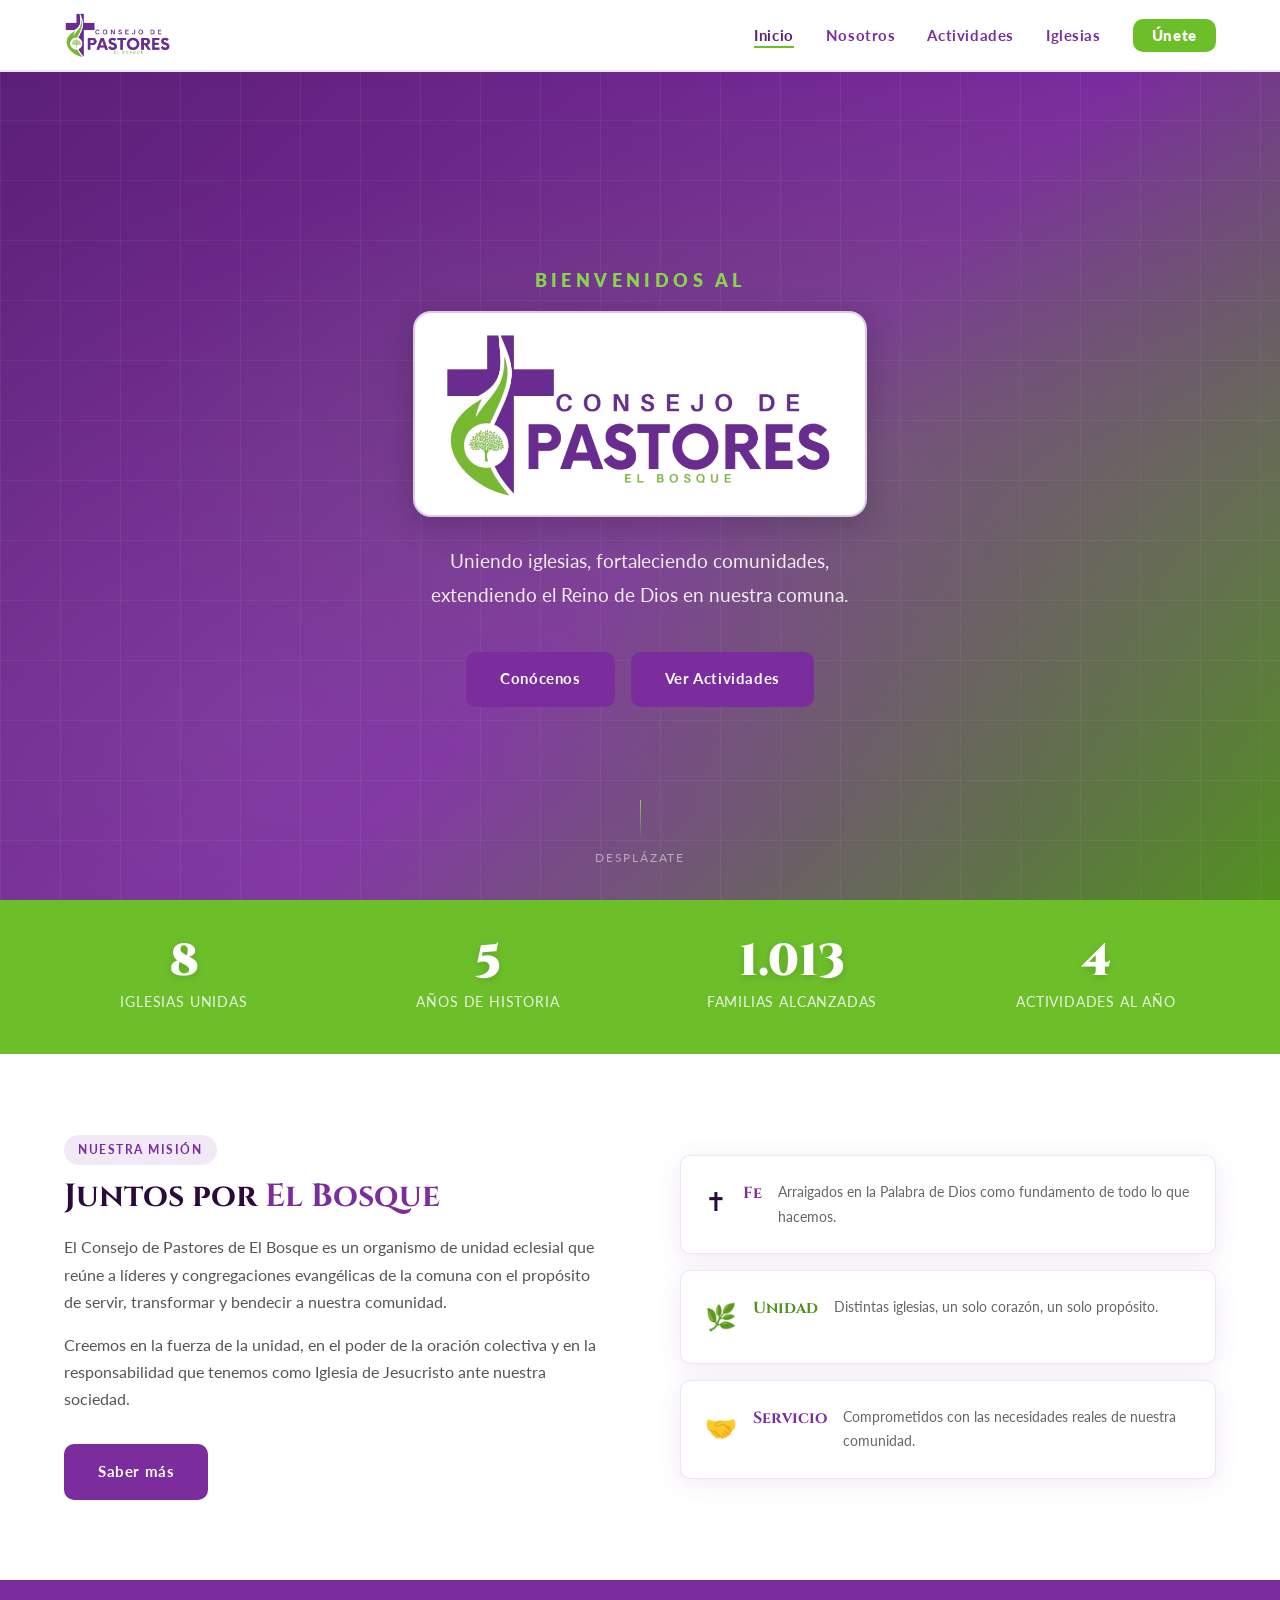
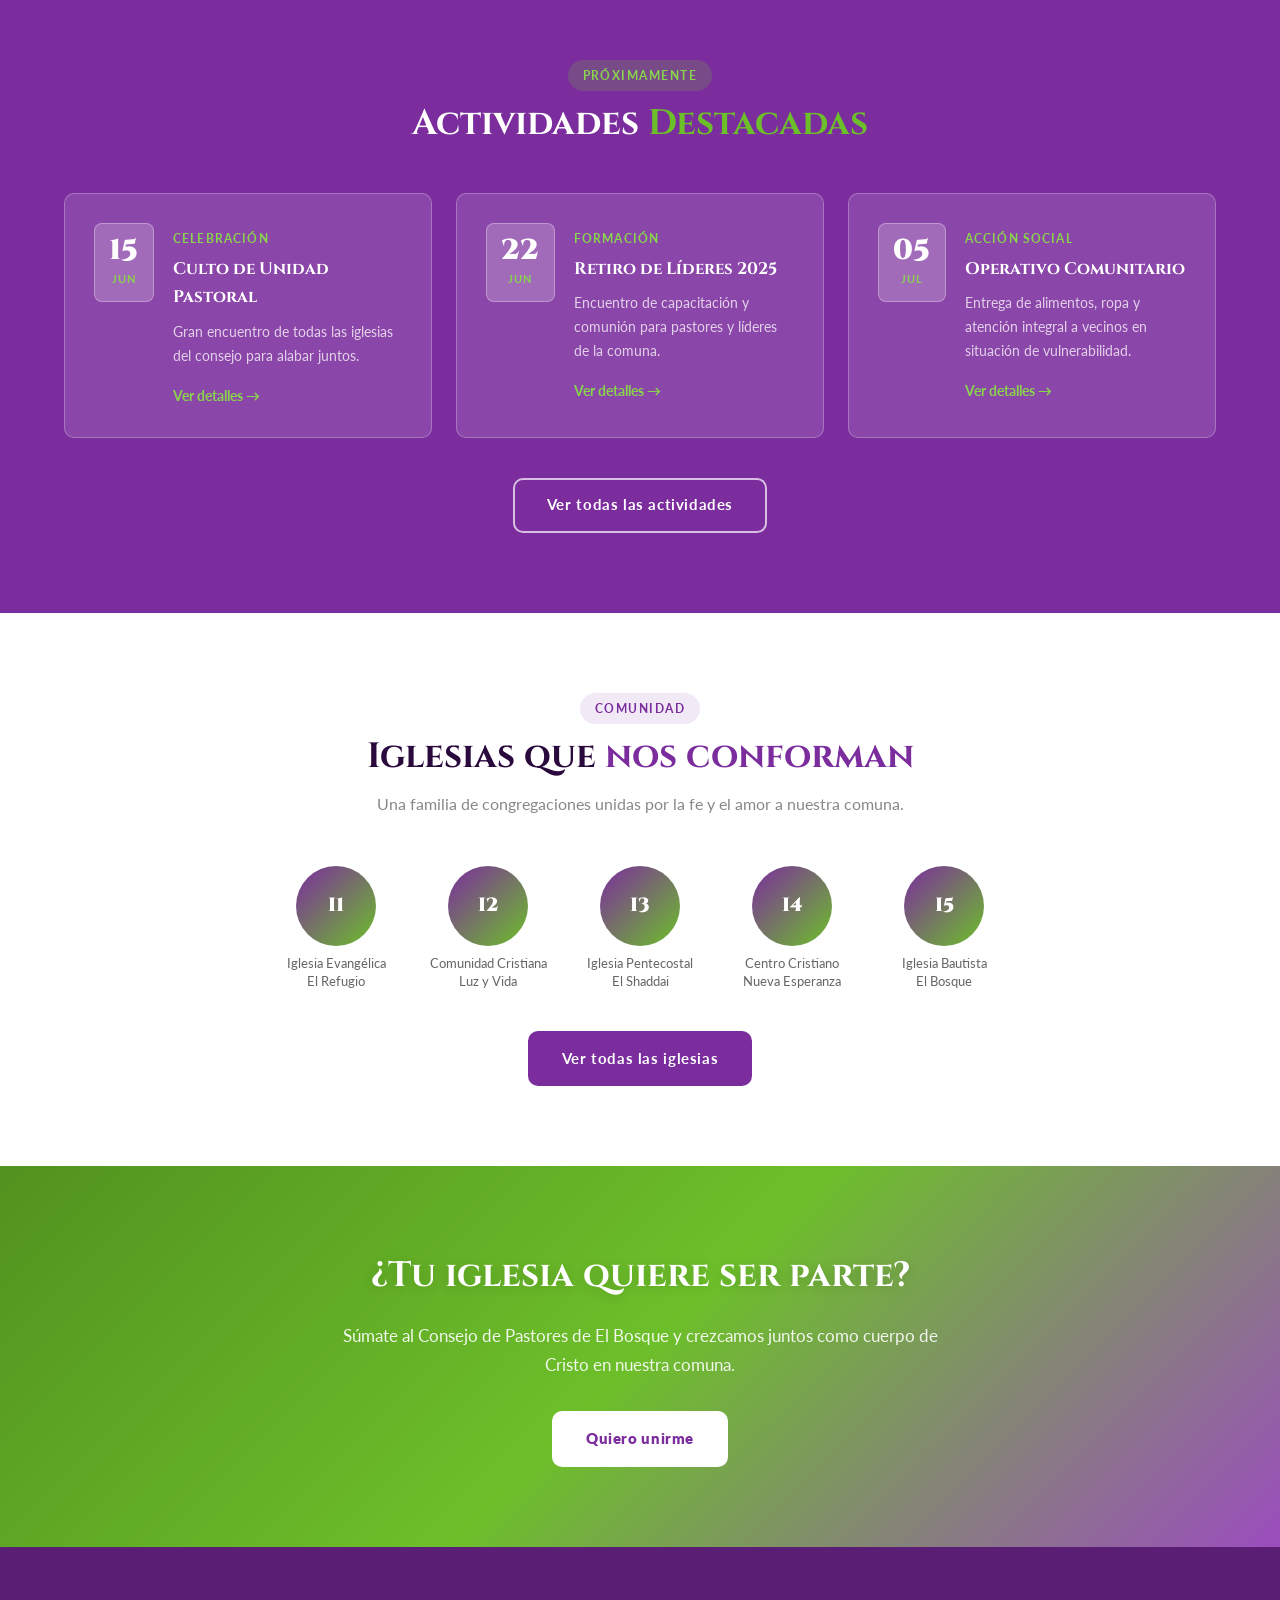
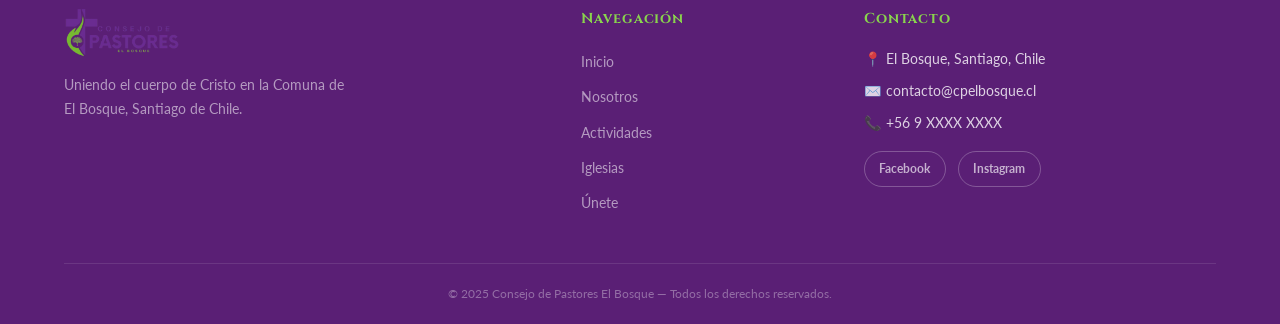
<file: index.html>
<!DOCTYPE html>
<html lang="es">
<head>
  <meta charset="UTF-8" />
  <meta name="viewport" content="width=device-width, initial-scale=1.0"/>
  <title>Consejo de Pastores El Bosque</title>
  <link rel="stylesheet" href="styles.css" />
  <link href="https://fonts.googleapis.com/css2?family=Cinzel:wght@400;700;900&family=Lato:wght@300;400;700&display=swap" rel="stylesheet"/>
</head>
<body>

  <!-- NAVBAR -->
  <nav class="navbar" id="navbar">
    <div class="nav-container">
      <a href="index.html" class="nav-logo">
        <img src="img/logo.png" alt="Consejo de Pastores El Bosque" />
      </a>
      <button class="hamburger" id="hamburger" aria-label="Menú">
        <span></span><span></span><span></span>
      </button>
      <ul class="nav-links" id="nav-links">
        <li><a href="index.html" class="active">Inicio</a></li>
        <li><a href="nosotros.html">Nosotros</a></li>
        <li><a href="actividades.html">Actividades</a></li>
        <li><a href="iglesias.html">Iglesias</a></li>
        <li><a href="unete.html" class="nav-cta">Únete</a></li>
      </ul>
    </div>
  </nav>

  <!-- HERO -->
  <section class="hero">
    <div class="hero-bg"></div>
    <div class="hero-overlay"></div>
    <div class="hero-content">
      <p class="hero-pre animate-up">Bienvenidos al</p>
      <div class="hero-logo-badge animate-up delay-1">
        <img src="img/logo.png" class="hero-title" alt="Consejo de Pastores El Bosque" />
      </div>
      <p class="hero-sub animate-up delay-2">Uniendo iglesias, fortaleciendo comunidades,<br/>extendiendo el Reino de Dios en nuestra comuna.</p>
      <div class="hero-btns animate-up delay-3">
        <a href="nosotros.html" class="btn btn-primary">Conócenos</a>
        <a href="actividades.html" class="btn btn-primary">Ver Actividades</a>
      </div>
    </div>
    <div class="hero-scroll">
      <span></span>
      <p>Desplázate</p>
    </div>
  </section>

  <!-- CIFRAS -->
  <section class="stats">
    <div class="stats-grid">
      <div class="stat-item">
        <span class="stat-number" data-target="25">0</span>
        <p>Iglesias unidas</p>
      </div>
      <div class="stat-item">
        <span class="stat-number" data-target="15">0</span>
        <p>Años de historia</p>
      </div>
      <div class="stat-item">
        <span class="stat-number" data-target="3000">0</span>
        <p>Familias alcanzadas</p>
      </div>
      <div class="stat-item">
        <span class="stat-number" data-target="12">0</span>
        <p>Actividades al año</p>
      </div>
    </div>
  </section>

  <!-- MISIÓN -->
  <section class="mision section-pad">
    <div class="container">
      <div class="mision-grid">
        <div class="mision-text">
          <span class="tag">Nuestra Misión</span>
          <h2>Juntos por <span class="purple">El Bosque</span></h2>
          <p>El Consejo de Pastores de El Bosque es un organismo de unidad eclesial que reúne a líderes y congregaciones evangélicas de la comuna con el propósito de servir, transformar y bendecir a nuestra comunidad.</p>
          <p>Creemos en la fuerza de la unidad, en el poder de la oración colectiva y en la responsabilidad que tenemos como Iglesia de Jesucristo ante nuestra sociedad.</p>
          <a href="nosotros.html" class="btn btn-primary">Saber más</a>
        </div>
        <div class="mision-visual">
          <div class="mision-card card-1">
            <div class="card-icon">✝</div>
            <h3>Fe</h3>
            <p>Arraigados en la Palabra de Dios como fundamento de todo lo que hacemos.</p>
          </div>
          <div class="mision-card card-2">
            <div class="card-icon">🌿</div>
            <h3>Unidad</h3>
            <p>Distintas iglesias, un solo corazón, un solo propósito.</p>
          </div>
          <div class="mision-card card-3">
            <div class="card-icon">🤝</div>
            <h3>Servicio</h3>
            <p>Comprometidos con las necesidades reales de nuestra comunidad.</p>
          </div>
        </div>
      </div>
    </div>
  </section>

  <!-- PRÓXIMAS ACTIVIDADES -->
  <section class="proximas section-pad dark-section">
    <div class="container">
      <div class="section-header">
        <span class="tag">Próximamente</span>
        <h2>Actividades <span class="green">Destacadas</span></h2>
      </div>
      <div class="eventos-grid">
        <article class="evento-card">
          <div class="evento-fecha">
            <span class="dia">15</span>
            <span class="mes">JUN</span>
          </div>
          <div class="evento-info">
            <span class="evento-tipo">Celebración</span>
            <h3>Culto de Unidad Pastoral</h3>
            <p>Gran encuentro de todas las iglesias del consejo para alabar juntos.</p>
            <a href="actividades.html" class="link-arrow">Ver detalles →</a>
          </div>
        </article>
        <article class="evento-card">
          <div class="evento-fecha">
            <span class="dia">22</span>
            <span class="mes">JUN</span>
          </div>
          <div class="evento-info">
            <span class="evento-tipo">Formación</span>
            <h3>Retiro de Líderes 2025</h3>
            <p>Encuentro de capacitación y comunión para pastores y líderes de la comuna.</p>
            <a href="actividades.html" class="link-arrow">Ver detalles →</a>
          </div>
        </article>
        <article class="evento-card">
          <div class="evento-fecha">
            <span class="dia">05</span>
            <span class="mes">JUL</span>
          </div>
          <div class="evento-info">
            <span class="evento-tipo">Acción Social</span>
            <h3>Operativo Comunitario</h3>
            <p>Entrega de alimentos, ropa y atención integral a vecinos en situación de vulnerabilidad.</p>
            <a href="actividades.html" class="link-arrow">Ver detalles →</a>
          </div>
        </article>
      </div>
      <div class="center-btn">
        <a href="actividades.html" class="btn btn-outline-light">Ver todas las actividades</a>
      </div>
    </div>
  </section>

  <!-- IGLESIAS DESTACADAS -->
  <section class="iglesias-preview section-pad">
    <div class="container">
      <div class="section-header">
        <span class="tag">Comunidad</span>
        <h2>Iglesias que <span class="purple">nos conforman</span></h2>
        <p>Una familia de congregaciones unidas por la fe y el amor a nuestra comuna.</p>
      </div>
      <div class="iglesias-logos">
        <div class="iglesia-item">
          <div class="iglesia-circle">I1</div>
          <p>Iglesia Evangélica<br/>El Refugio</p>
        </div>
        <div class="iglesia-item">
          <div class="iglesia-circle">I2</div>
          <p>Comunidad Cristiana<br/>Luz y Vida</p>
        </div>
        <div class="iglesia-item">
          <div class="iglesia-circle">I3</div>
          <p>Iglesia Pentecostal<br/>El Shaddai</p>
        </div>
        <div class="iglesia-item">
          <div class="iglesia-circle">I4</div>
          <p>Centro Cristiano<br/>Nueva Esperanza</p>
        </div>
        <div class="iglesia-item">
          <div class="iglesia-circle">I5</div>
          <p>Iglesia Bautista<br/>El Bosque</p>
        </div>
      </div>
      <div class="center-btn">
        <a href="iglesias.html" class="btn btn-primary">Ver todas las iglesias</a>
      </div>
    </div>
  </section>

  <!-- CTA UNETE -->
  <section class="cta-section">
    <div class="cta-bg"></div>
    <div class="cta-content">
      <h2>¿Tu iglesia quiere ser parte?</h2>
      <p>Súmate al Consejo de Pastores de El Bosque y crezcamos juntos como cuerpo de Cristo en nuestra comuna.</p>
      <a href="unete.html" class="btn btn-white">Quiero unirme</a>
    </div>
  </section>

  <!-- FOOTER -->
  <footer class="footer">
    <div class="container">
      <div class="footer-grid">
        <div class="footer-brand">
          <img src="img/logo.png" alt="Logo" class="footer-logo"/>
          <p>Uniendo el cuerpo de Cristo en la Comuna de El Bosque, Santiago de Chile.</p>
        </div>
        <div class="footer-links">
          <h4>Navegación</h4>
          <ul>
            <li><a href="index.html">Inicio</a></li>
            <li><a href="nosotros.html">Nosotros</a></li>
            <li><a href="actividades.html">Actividades</a></li>
            <li><a href="iglesias.html">Iglesias</a></li>
            <li><a href="unete.html">Únete</a></li>
          </ul>
        </div>
        <div class="footer-contact">
          <h4>Contacto</h4>
          <p>📍 El Bosque, Santiago, Chile</p>
          <p>✉️ contacto@cpelbosque.cl</p>
          <p>📞 +56 9 XXXX XXXX</p>
          <div class="social-links">
            <a href="#" class="social-btn">Facebook</a>
            <a href="#" class="social-btn">Instagram</a>
          </div>
        </div>
      </div>
      <div class="footer-bottom">
        <p>© 2025 Consejo de Pastores El Bosque — Todos los derechos reservados.</p>
      </div>
    </div>
  </footer>

  <script src="main.js"></script>
</body>
</html>
</file>
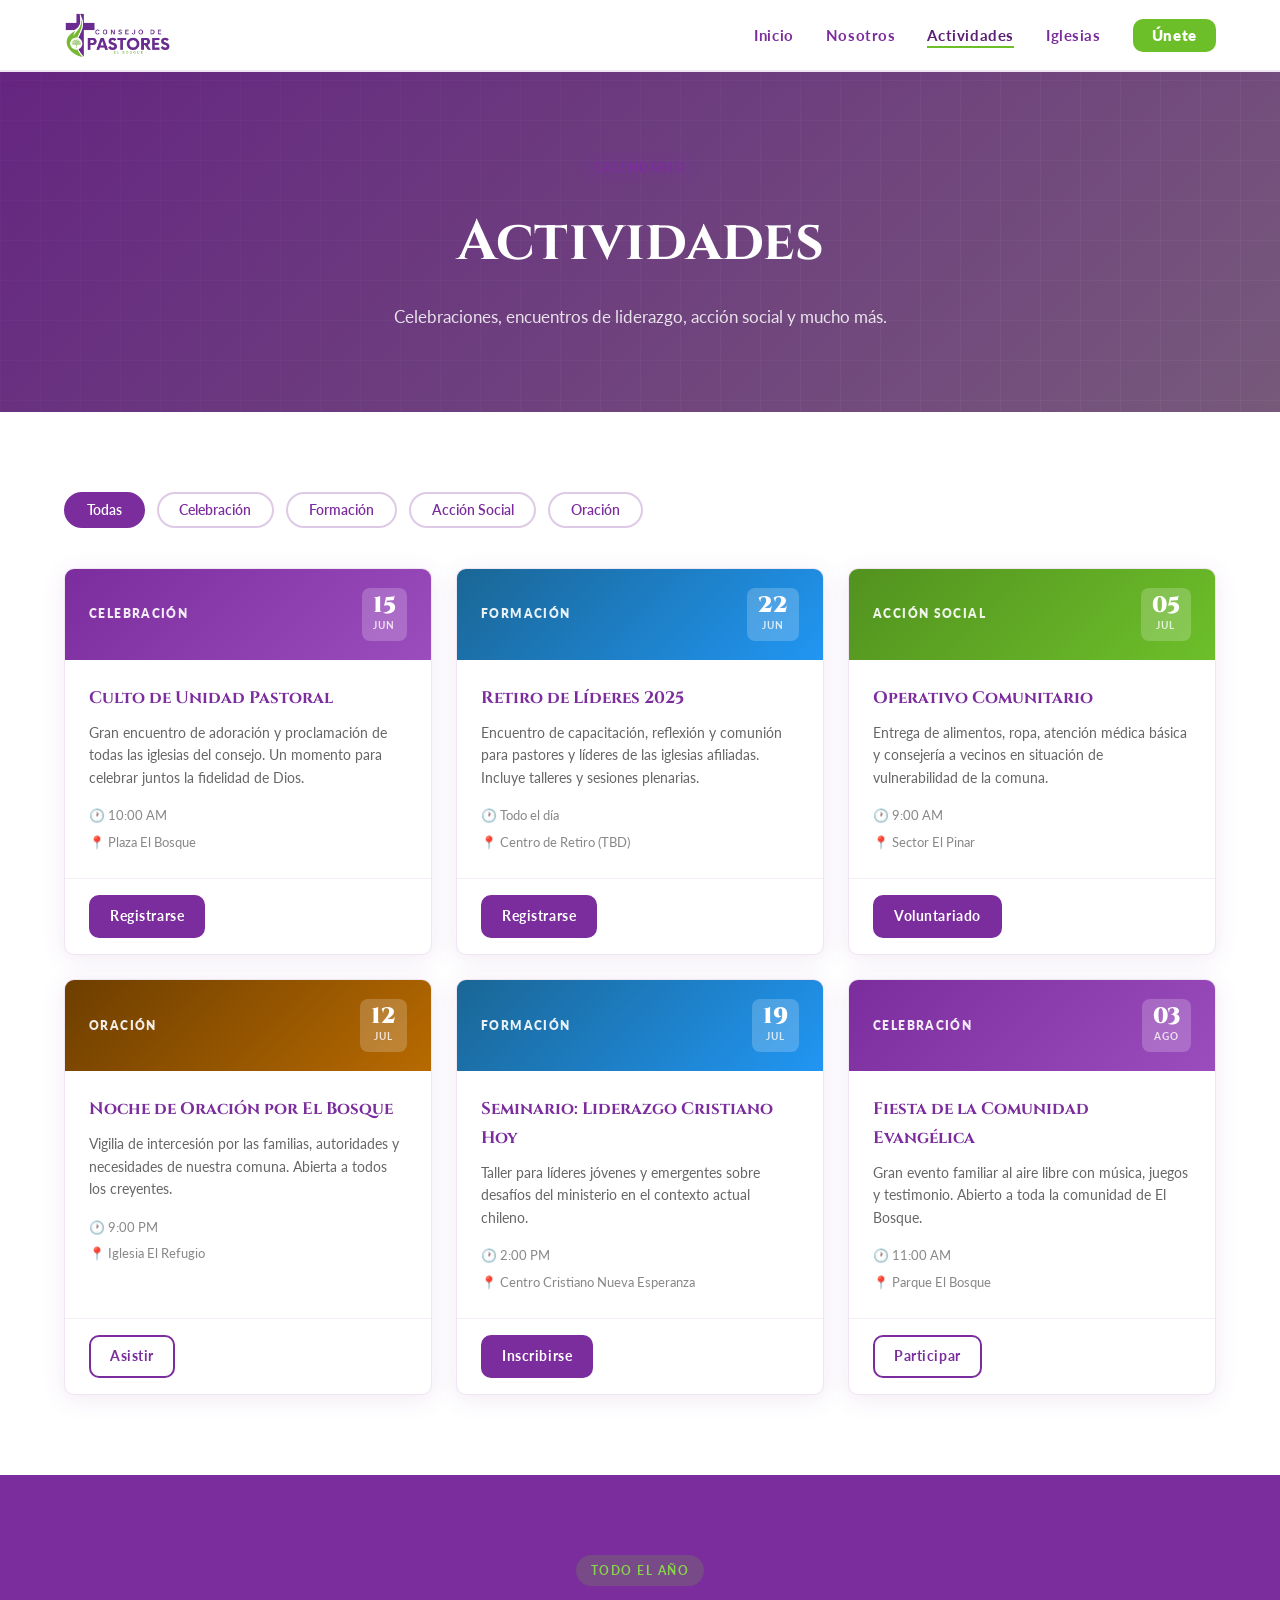
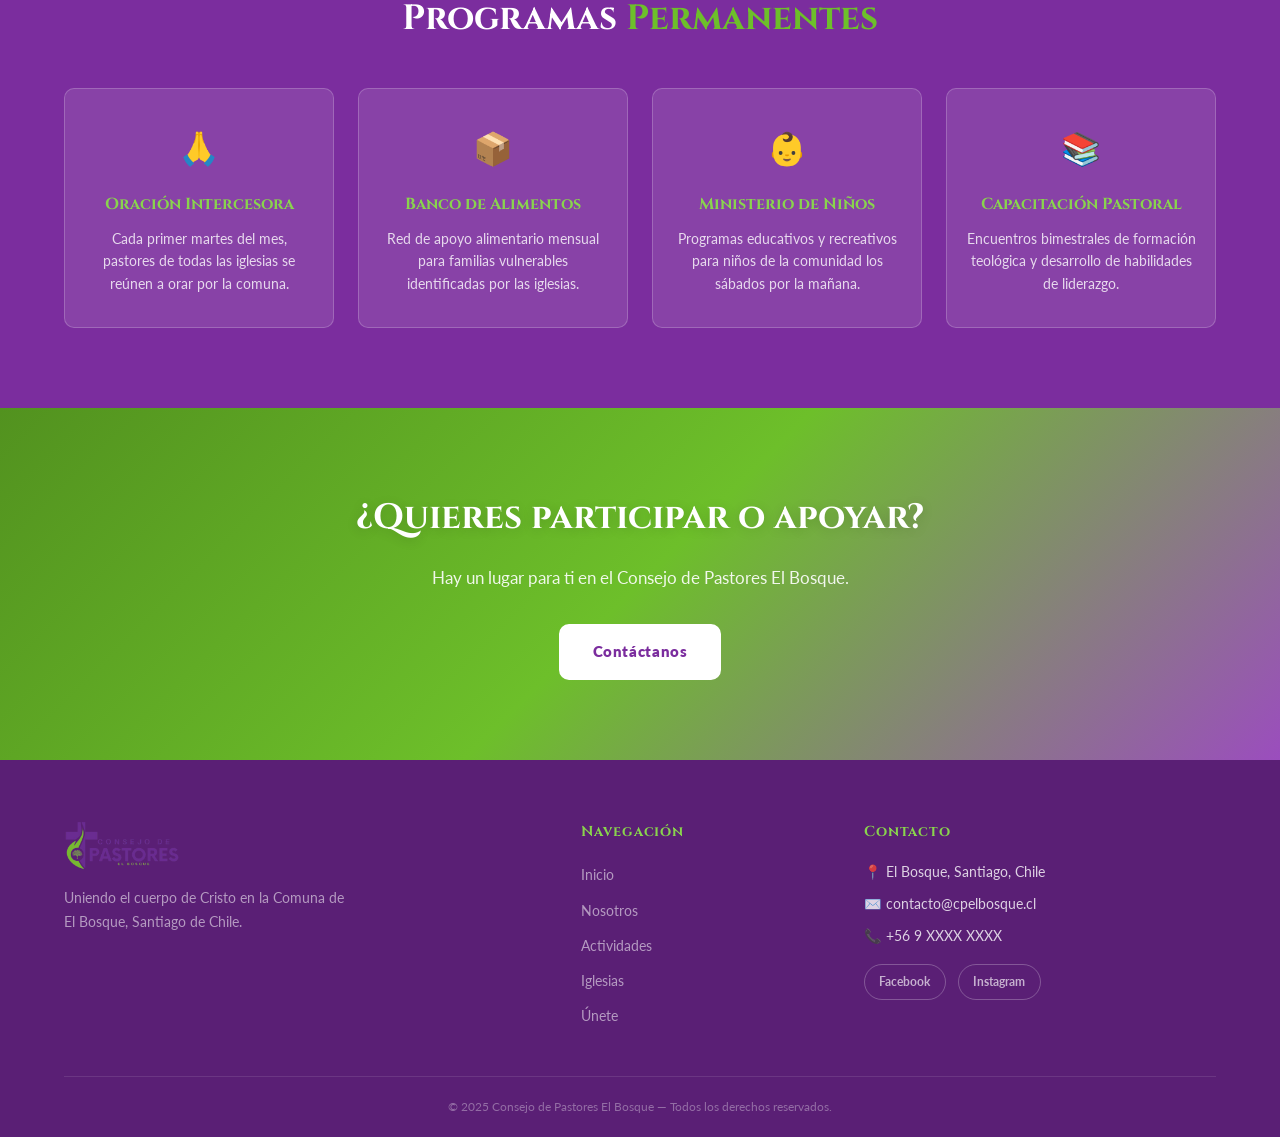
<file: actividades.html>
<!DOCTYPE html>
<html lang="es">
<head>
  <meta charset="UTF-8" />
  <meta name="viewport" content="width=device-width, initial-scale=1.0"/>
  <title>Actividades | Consejo de Pastores El Bosque</title>
  <link rel="stylesheet" href="styles.css" />
  <link href="https://fonts.googleapis.com/css2?family=Cinzel:wght@400;700;900&family=Lato:wght@300;400;700&display=swap" rel="stylesheet"/>
</head>
<body>

  <nav class="navbar" id="navbar">
    <div class="nav-container">
      <a href="index.html" class="nav-logo">
        <img src="img/logo.png" alt="Consejo de Pastores El Bosque" />
      </a>
      <button class="hamburger" id="hamburger" aria-label="Menú">
        <span></span><span></span><span></span>
      </button>
      <ul class="nav-links" id="nav-links">
        <li><a href="index.html">Inicio</a></li>
        <li><a href="nosotros.html">Nosotros</a></li>
        <li><a href="actividades.html" class="active">Actividades</a></li>
        <li><a href="iglesias.html">Iglesias</a></li>
        <li><a href="unete.html" class="nav-cta">Únete</a></li>
      </ul>
    </div>
  </nav>

  <section class="page-hero">
    <div class="page-hero-overlay"></div>
    <div class="page-hero-content">
      <span class="tag">Calendario</span>
      <h1>Actividades</h1>
      <p>Celebraciones, encuentros de liderazgo, acción social y mucho más.</p>
    </div>
  </section>

  <!-- FILTROS -->
  <section class="section-pad">
    <div class="container">
      <div class="filtros">
        <button class="filtro-btn active" data-filter="all">Todas</button>
        <button class="filtro-btn" data-filter="celebracion">Celebración</button>
        <button class="filtro-btn" data-filter="formacion">Formación</button>
        <button class="filtro-btn" data-filter="social">Acción Social</button>
        <button class="filtro-btn" data-filter="oracion">Oración</button>
      </div>

      <div class="actividades-grid" id="actividades-grid">

        <article class="act-card" data-cat="celebracion">
          <div class="act-header celebracion">
            <span class="act-tipo">Celebración</span>
            <div class="act-fecha-badge">
              <span class="dia">15</span>
              <span class="mes">JUN</span>
            </div>
          </div>
          <div class="act-body">
            <h3>Culto de Unidad Pastoral</h3>
            <p>Gran encuentro de adoración y proclamación de todas las iglesias del consejo. Un momento para celebrar juntos la fidelidad de Dios.</p>
            <div class="act-meta">
              <span>🕐 10:00 AM</span>
              <span>📍 Plaza El Bosque</span>
            </div>
          </div>
          <div class="act-footer">
            <a href="unete.html" class="btn btn-sm btn-primary">Registrarse</a>
          </div>
        </article>

        <article class="act-card" data-cat="formacion">
          <div class="act-header formacion">
            <span class="act-tipo">Formación</span>
            <div class="act-fecha-badge">
              <span class="dia">22</span>
              <span class="mes">JUN</span>
            </div>
          </div>
          <div class="act-body">
            <h3>Retiro de Líderes 2025</h3>
            <p>Encuentro de capacitación, reflexión y comunión para pastores y líderes de las iglesias afiliadas. Incluye talleres y sesiones plenarias.</p>
            <div class="act-meta">
              <span>🕐 Todo el día</span>
              <span>📍 Centro de Retiro (TBD)</span>
            </div>
          </div>
          <div class="act-footer">
            <a href="unete.html" class="btn btn-sm btn-primary">Registrarse</a>
          </div>
        </article>

        <article class="act-card" data-cat="social">
          <div class="act-header social">
            <span class="act-tipo">Acción Social</span>
            <div class="act-fecha-badge">
              <span class="dia">05</span>
              <span class="mes">JUL</span>
            </div>
          </div>
          <div class="act-body">
            <h3>Operativo Comunitario</h3>
            <p>Entrega de alimentos, ropa, atención médica básica y consejería a vecinos en situación de vulnerabilidad de la comuna.</p>
            <div class="act-meta">
              <span>🕐 9:00 AM</span>
              <span>📍 Sector El Pinar</span>
            </div>
          </div>
          <div class="act-footer">
            <a href="unete.html" class="btn btn-sm btn-primary">Voluntariado</a>
          </div>
        </article>

        <article class="act-card" data-cat="oracion">
          <div class="act-header oracion">
            <span class="act-tipo">Oración</span>
            <div class="act-fecha-badge">
              <span class="dia">12</span>
              <span class="mes">JUL</span>
            </div>
          </div>
          <div class="act-body">
            <h3>Noche de Oración por El Bosque</h3>
            <p>Vigilia de intercesión por las familias, autoridades y necesidades de nuestra comuna. Abierta a todos los creyentes.</p>
            <div class="act-meta">
              <span>🕐 9:00 PM</span>
              <span>📍 Iglesia El Refugio</span>
            </div>
          </div>
          <div class="act-footer">
            <a href="unete.html" class="btn btn-sm btn-outline">Asistir</a>
          </div>
        </article>

        <article class="act-card" data-cat="formacion">
          <div class="act-header formacion">
            <span class="act-tipo">Formación</span>
            <div class="act-fecha-badge">
              <span class="dia">19</span>
              <span class="mes">JUL</span>
            </div>
          </div>
          <div class="act-body">
            <h3>Seminario: Liderazgo Cristiano Hoy</h3>
            <p>Taller para líderes jóvenes y emergentes sobre desafíos del ministerio en el contexto actual chileno.</p>
            <div class="act-meta">
              <span>🕐 2:00 PM</span>
              <span>📍 Centro Cristiano Nueva Esperanza</span>
            </div>
          </div>
          <div class="act-footer">
            <a href="unete.html" class="btn btn-sm btn-primary">Inscribirse</a>
          </div>
        </article>

        <article class="act-card" data-cat="celebracion">
          <div class="act-header celebracion">
            <span class="act-tipo">Celebración</span>
            <div class="act-fecha-badge">
              <span class="dia">03</span>
              <span class="mes">AGO</span>
            </div>
          </div>
          <div class="act-body">
            <h3>Fiesta de la Comunidad Evangélica</h3>
            <p>Gran evento familiar al aire libre con música, juegos y testimonio. Abierto a toda la comunidad de El Bosque.</p>
            <div class="act-meta">
              <span>🕐 11:00 AM</span>
              <span>📍 Parque El Bosque</span>
            </div>
          </div>
          <div class="act-footer">
            <a href="unete.html" class="btn btn-sm btn-outline">Participar</a>
          </div>
        </article>

      </div>
    </div>
  </section>

  <!-- PROGRAMAS PERMANENTES -->
  <section class="section-pad dark-section">
    <div class="container">
      <div class="section-header">
        <span class="tag">Todo el año</span>
        <h2>Programas <span class="green">Permanentes</span></h2>
      </div>
      <div class="programas-grid">
        <div class="programa-item">
          <div class="programa-icon">🙏</div>
          <h3>Oración Intercesora</h3>
          <p>Cada primer martes del mes, pastores de todas las iglesias se reúnen a orar por la comuna.</p>
        </div>
        <div class="programa-item">
          <div class="programa-icon">📦</div>
          <h3>Banco de Alimentos</h3>
          <p>Red de apoyo alimentario mensual para familias vulnerables identificadas por las iglesias.</p>
        </div>
        <div class="programa-item">
          <div class="programa-icon">👶</div>
          <h3>Ministerio de Niños</h3>
          <p>Programas educativos y recreativos para niños de la comunidad los sábados por la mañana.</p>
        </div>
        <div class="programa-item">
          <div class="programa-icon">📚</div>
          <h3>Capacitación Pastoral</h3>
          <p>Encuentros bimestrales de formación teológica y desarrollo de habilidades de liderazgo.</p>
        </div>
      </div>
    </div>
  </section>

  <section class="cta-section">
    <div class="cta-bg"></div>
    <div class="cta-content">
      <h2>¿Quieres participar o apoyar?</h2>
      <p>Hay un lugar para ti en el Consejo de Pastores El Bosque.</p>
      <a href="unete.html" class="btn btn-white">Contáctanos</a>
    </div>
  </section>

  <footer class="footer">
    <div class="container">
      <div class="footer-grid">
        <div class="footer-brand">
          <img src="img/logo.png" alt="Logo" class="footer-logo"/>
          <p>Uniendo el cuerpo de Cristo en la Comuna de El Bosque, Santiago de Chile.</p>
        </div>
        <div class="footer-links">
          <h4>Navegación</h4>
          <ul>
            <li><a href="index.html">Inicio</a></li>
            <li><a href="nosotros.html">Nosotros</a></li>
            <li><a href="actividades.html">Actividades</a></li>
            <li><a href="iglesias.html">Iglesias</a></li>
            <li><a href="unete.html">Únete</a></li>
          </ul>
        </div>
        <div class="footer-contact">
          <h4>Contacto</h4>
          <p>📍 El Bosque, Santiago, Chile</p>
          <p>✉️ contacto@cpelbosque.cl</p>
          <p>📞 +56 9 XXXX XXXX</p>
          <div class="social-links">
            <a href="#" class="social-btn">Facebook</a>
            <a href="#" class="social-btn">Instagram</a>
          </div>
        </div>
      </div>
      <div class="footer-bottom">
        <p>© 2025 Consejo de Pastores El Bosque — Todos los derechos reservados.</p>
      </div>
    </div>
  </footer>

  <script src="main.js"></script>
</body>
</html>
</file>
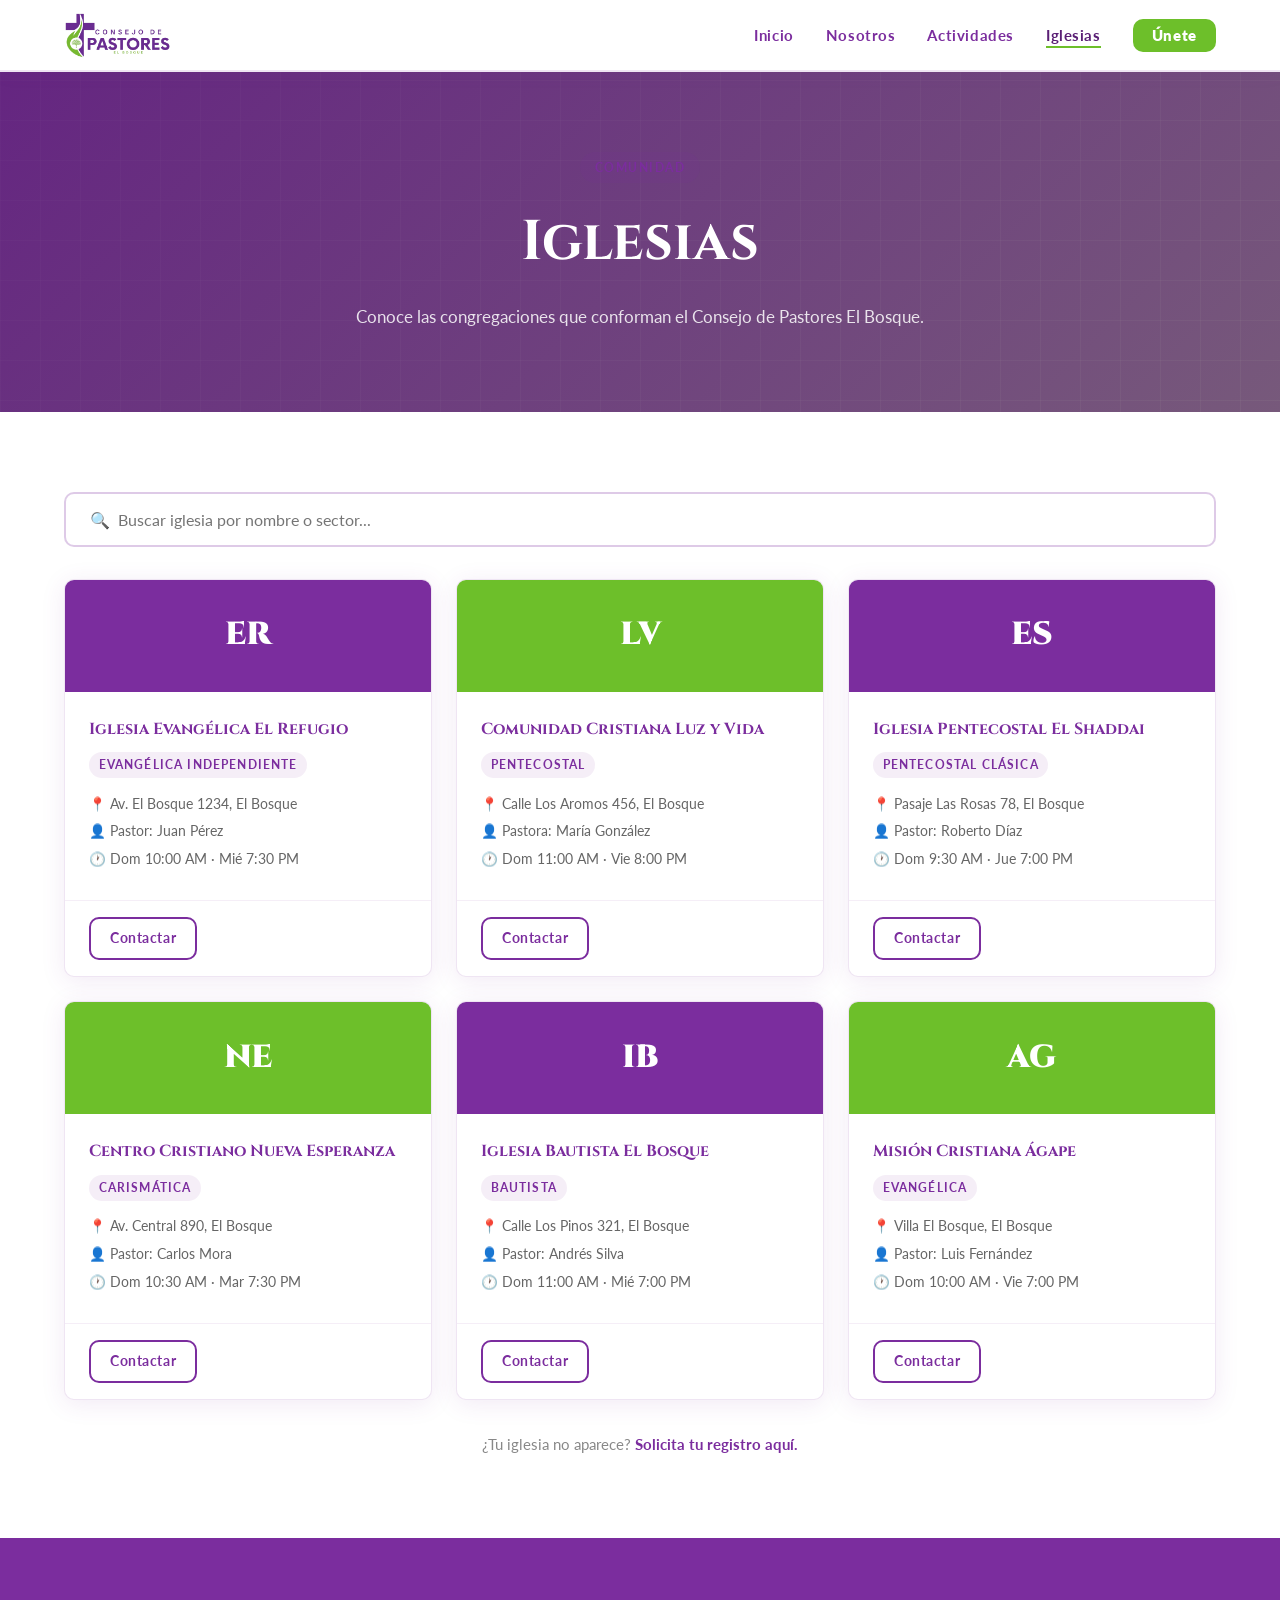
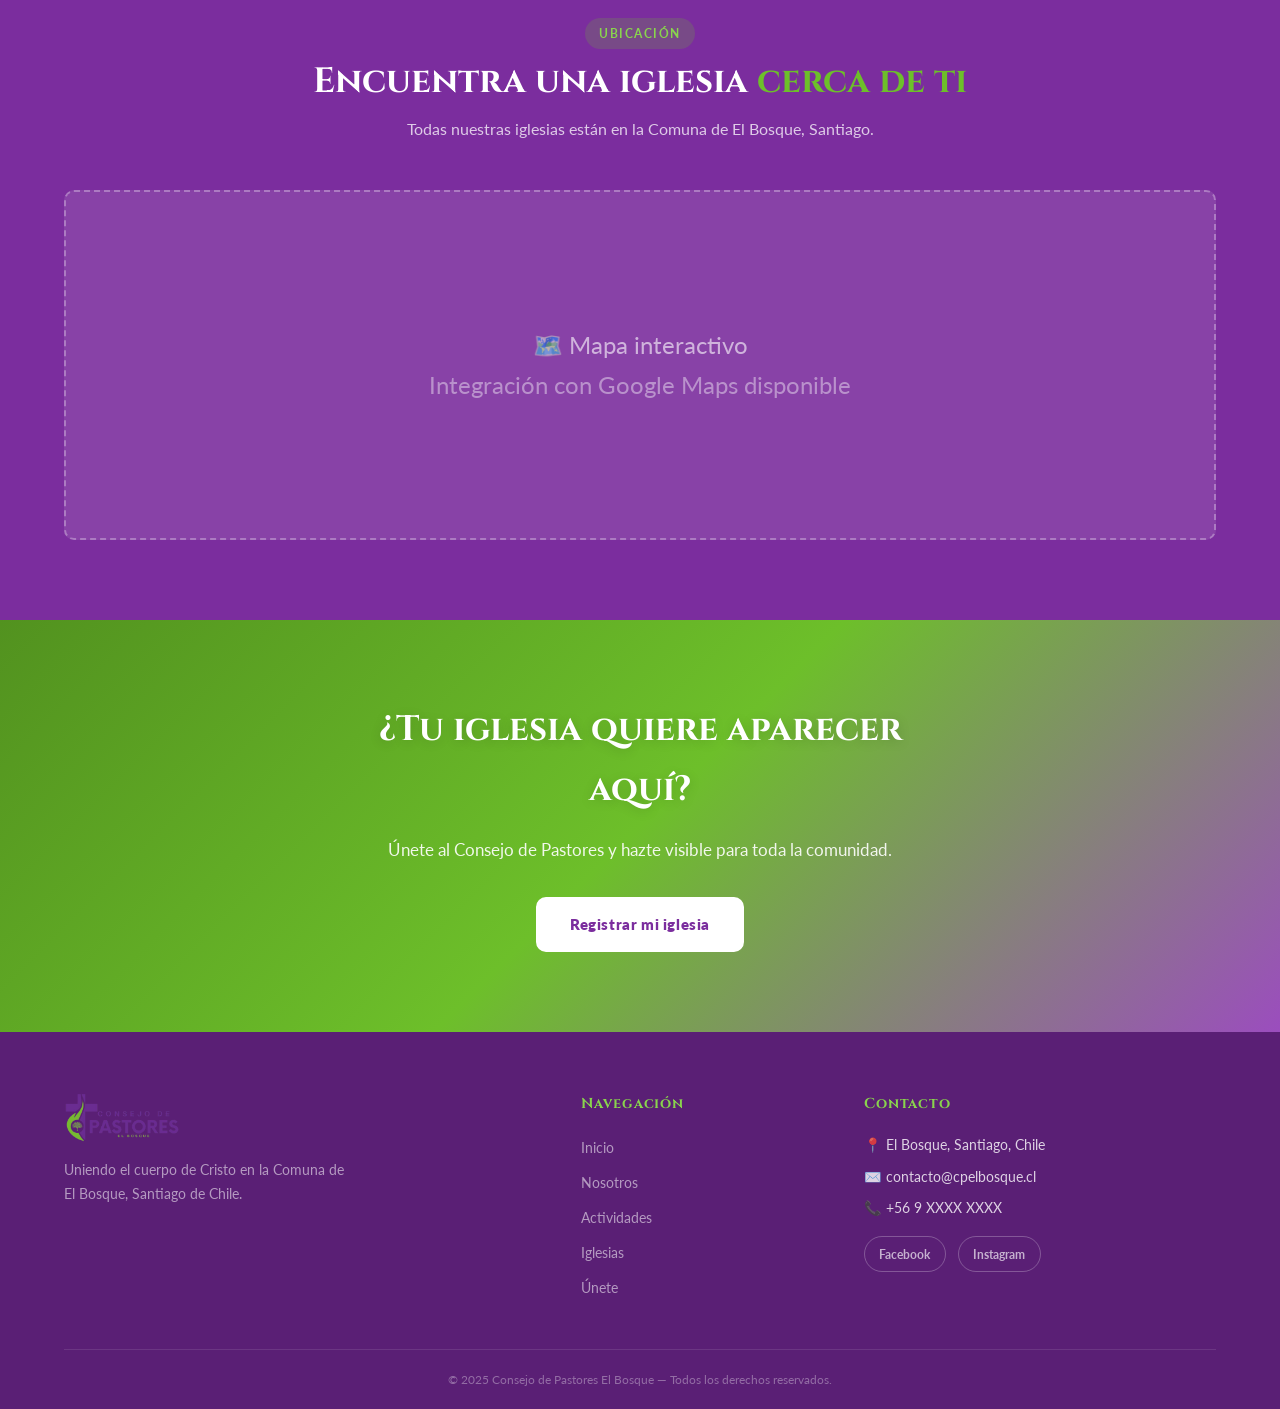
<file: iglesias.html>
<!DOCTYPE html>
<html lang="es">
<head>
  <meta charset="UTF-8" />
  <meta name="viewport" content="width=device-width, initial-scale=1.0"/>
  <title>Iglesias | Consejo de Pastores El Bosque</title>
  <link rel="stylesheet" href="styles.css" />
  <link href="https://fonts.googleapis.com/css2?family=Cinzel:wght@400;700;900&family=Lato:wght@300;400;700&display=swap" rel="stylesheet"/>
</head>
<body>

  <nav class="navbar" id="navbar">
    <div class="nav-container">
      <a href="index.html" class="nav-logo">
        <img src="img/logo.png" alt="Consejo de Pastores El Bosque" />
      </a>
      <button class="hamburger" id="hamburger" aria-label="Menú">
        <span></span><span></span><span></span>
      </button>
      <ul class="nav-links" id="nav-links">
        <li><a href="index.html">Inicio</a></li>
        <li><a href="nosotros.html">Nosotros</a></li>
        <li><a href="actividades.html">Actividades</a></li>
        <li><a href="iglesias.html" class="active">Iglesias</a></li>
        <li><a href="unete.html" class="nav-cta">Únete</a></li>
      </ul>
    </div>
  </nav>

  <section class="page-hero">
    <div class="page-hero-overlay"></div>
    <div class="page-hero-content">
      <span class="tag">Comunidad</span>
      <h1>Iglesias</h1>
      <p>Conoce las congregaciones que conforman el Consejo de Pastores El Bosque.</p>
    </div>
  </section>

  <!-- BÚSQUEDA -->
  <section class="section-pad">
    <div class="container">
      <div class="busqueda-bar">
        <input type="text" id="buscar-iglesia" placeholder="🔍  Buscar iglesia por nombre o sector..." class="search-input"/>
      </div>

      <div class="iglesias-grid" id="iglesias-grid">

        <div class="iglesia-card" data-nombre="iglesia evangelica el refugio">
          <div class="iglesia-card-header" style="background: var(--purple)">
            <span class="iglesia-inicial">ER</span>
          </div>
          <div class="iglesia-card-body">
            <h3>Iglesia Evangélica El Refugio</h3>
            <span class="iglesia-denominacion">Evangélica Independiente</span>
            <div class="iglesia-info">
              <p>📍 Av. El Bosque 1234, El Bosque</p>
              <p>👤 Pastor: Juan Pérez</p>
              <p>🕐 Dom 10:00 AM · Mié 7:30 PM</p>
            </div>
          </div>
          <div class="iglesia-card-footer">
            <a href="unete.html" class="btn btn-sm btn-outline">Contactar</a>
          </div>
        </div>

        <div class="iglesia-card" data-nombre="comunidad cristiana luz y vida">
          <div class="iglesia-card-header" style="background: var(--green)">
            <span class="iglesia-inicial">LV</span>
          </div>
          <div class="iglesia-card-body">
            <h3>Comunidad Cristiana Luz y Vida</h3>
            <span class="iglesia-denominacion">Pentecostal</span>
            <div class="iglesia-info">
              <p>📍 Calle Los Aromos 456, El Bosque</p>
              <p>👤 Pastora: María González</p>
              <p>🕐 Dom 11:00 AM · Vie 8:00 PM</p>
            </div>
          </div>
          <div class="iglesia-card-footer">
            <a href="unete.html" class="btn btn-sm btn-outline">Contactar</a>
          </div>
        </div>

        <div class="iglesia-card" data-nombre="iglesia pentecostal el shaddai">
          <div class="iglesia-card-header" style="background: var(--purple)">
            <span class="iglesia-inicial">ES</span>
          </div>
          <div class="iglesia-card-body">
            <h3>Iglesia Pentecostal El Shaddai</h3>
            <span class="iglesia-denominacion">Pentecostal Clásica</span>
            <div class="iglesia-info">
              <p>📍 Pasaje Las Rosas 78, El Bosque</p>
              <p>👤 Pastor: Roberto Díaz</p>
              <p>🕐 Dom 9:30 AM · Jue 7:00 PM</p>
            </div>
          </div>
          <div class="iglesia-card-footer">
            <a href="unete.html" class="btn btn-sm btn-outline">Contactar</a>
          </div>
        </div>

        <div class="iglesia-card" data-nombre="centro cristiano nueva esperanza">
          <div class="iglesia-card-header" style="background: var(--green)">
            <span class="iglesia-inicial">NE</span>
          </div>
          <div class="iglesia-card-body">
            <h3>Centro Cristiano Nueva Esperanza</h3>
            <span class="iglesia-denominacion">Carismática</span>
            <div class="iglesia-info">
              <p>📍 Av. Central 890, El Bosque</p>
              <p>👤 Pastor: Carlos Mora</p>
              <p>🕐 Dom 10:30 AM · Mar 7:30 PM</p>
            </div>
          </div>
          <div class="iglesia-card-footer">
            <a href="unete.html" class="btn btn-sm btn-outline">Contactar</a>
          </div>
        </div>

        <div class="iglesia-card" data-nombre="iglesia bautista el bosque">
          <div class="iglesia-card-header" style="background: var(--purple)">
            <span class="iglesia-inicial">IB</span>
          </div>
          <div class="iglesia-card-body">
            <h3>Iglesia Bautista El Bosque</h3>
            <span class="iglesia-denominacion">Bautista</span>
            <div class="iglesia-info">
              <p>📍 Calle Los Pinos 321, El Bosque</p>
              <p>👤 Pastor: Andrés Silva</p>
              <p>🕐 Dom 11:00 AM · Mié 7:00 PM</p>
            </div>
          </div>
          <div class="iglesia-card-footer">
            <a href="unete.html" class="btn btn-sm btn-outline">Contactar</a>
          </div>
        </div>

        <div class="iglesia-card" data-nombre="mision cristiana agape">
          <div class="iglesia-card-header" style="background: var(--green)">
            <span class="iglesia-inicial">AG</span>
          </div>
          <div class="iglesia-card-body">
            <h3>Misión Cristiana Ágape</h3>
            <span class="iglesia-denominacion">Evangélica</span>
            <div class="iglesia-info">
              <p>📍 Villa El Bosque, El Bosque</p>
              <p>👤 Pastor: Luis Fernández</p>
              <p>🕐 Dom 10:00 AM · Vie 7:00 PM</p>
            </div>
          </div>
          <div class="iglesia-card-footer">
            <a href="unete.html" class="btn btn-sm btn-outline">Contactar</a>
          </div>
        </div>

      </div>

      <div id="no-resultados" class="no-resultados" style="display:none;">
        <p>No se encontraron iglesias con ese nombre.</p>
      </div>

      <div class="center-btn" style="margin-top: 2rem;">
        <p class="footnote-text">¿Tu iglesia no aparece? <a href="unete.html" class="link-inline">Solicita tu registro aquí.</a></p>
      </div>
    </div>
  </section>

  <!-- MAPA PLACEHOLDER -->
  <section class="section-pad dark-section">
    <div class="container">
      <div class="section-header">
        <span class="tag">Ubicación</span>
        <h2>Encuentra una iglesia <span class="green">cerca de ti</span></h2>
        <p>Todas nuestras iglesias están en la Comuna de El Bosque, Santiago.</p>
      </div>
      <div class="mapa-placeholder">
        <div class="mapa-overlay-text">
          <p>🗺️ Mapa interactivo</p>
          <p class="small">Integración con Google Maps disponible</p>
        </div>
      </div>
    </div>
  </section>

  <section class="cta-section">
    <div class="cta-bg"></div>
    <div class="cta-content">
      <h2>¿Tu iglesia quiere aparecer aquí?</h2>
      <p>Únete al Consejo de Pastores y hazte visible para toda la comunidad.</p>
      <a href="unete.html" class="btn btn-white">Registrar mi iglesia</a>
    </div>
  </section>

  <footer class="footer">
    <div class="container">
      <div class="footer-grid">
        <div class="footer-brand">
          <img src="img/logo.png" alt="Logo" class="footer-logo"/>
          <p>Uniendo el cuerpo de Cristo en la Comuna de El Bosque, Santiago de Chile.</p>
        </div>
        <div class="footer-links">
          <h4>Navegación</h4>
          <ul>
            <li><a href="index.html">Inicio</a></li>
            <li><a href="nosotros.html">Nosotros</a></li>
            <li><a href="actividades.html">Actividades</a></li>
            <li><a href="iglesias.html">Iglesias</a></li>
            <li><a href="unete.html">Únete</a></li>
          </ul>
        </div>
        <div class="footer-contact">
          <h4>Contacto</h4>
          <p>📍 El Bosque, Santiago, Chile</p>
          <p>✉️ contacto@cpelbosque.cl</p>
          <p>📞 +56 9 XXXX XXXX</p>
          <div class="social-links">
            <a href="#" class="social-btn">Facebook</a>
            <a href="#" class="social-btn">Instagram</a>
          </div>
        </div>
      </div>
      <div class="footer-bottom">
        <p>© 2025 Consejo de Pastores El Bosque — Todos los derechos reservados.</p>
      </div>
    </div>
  </footer>

  <script src="main.js"></script>
</body>
</html>
</file>
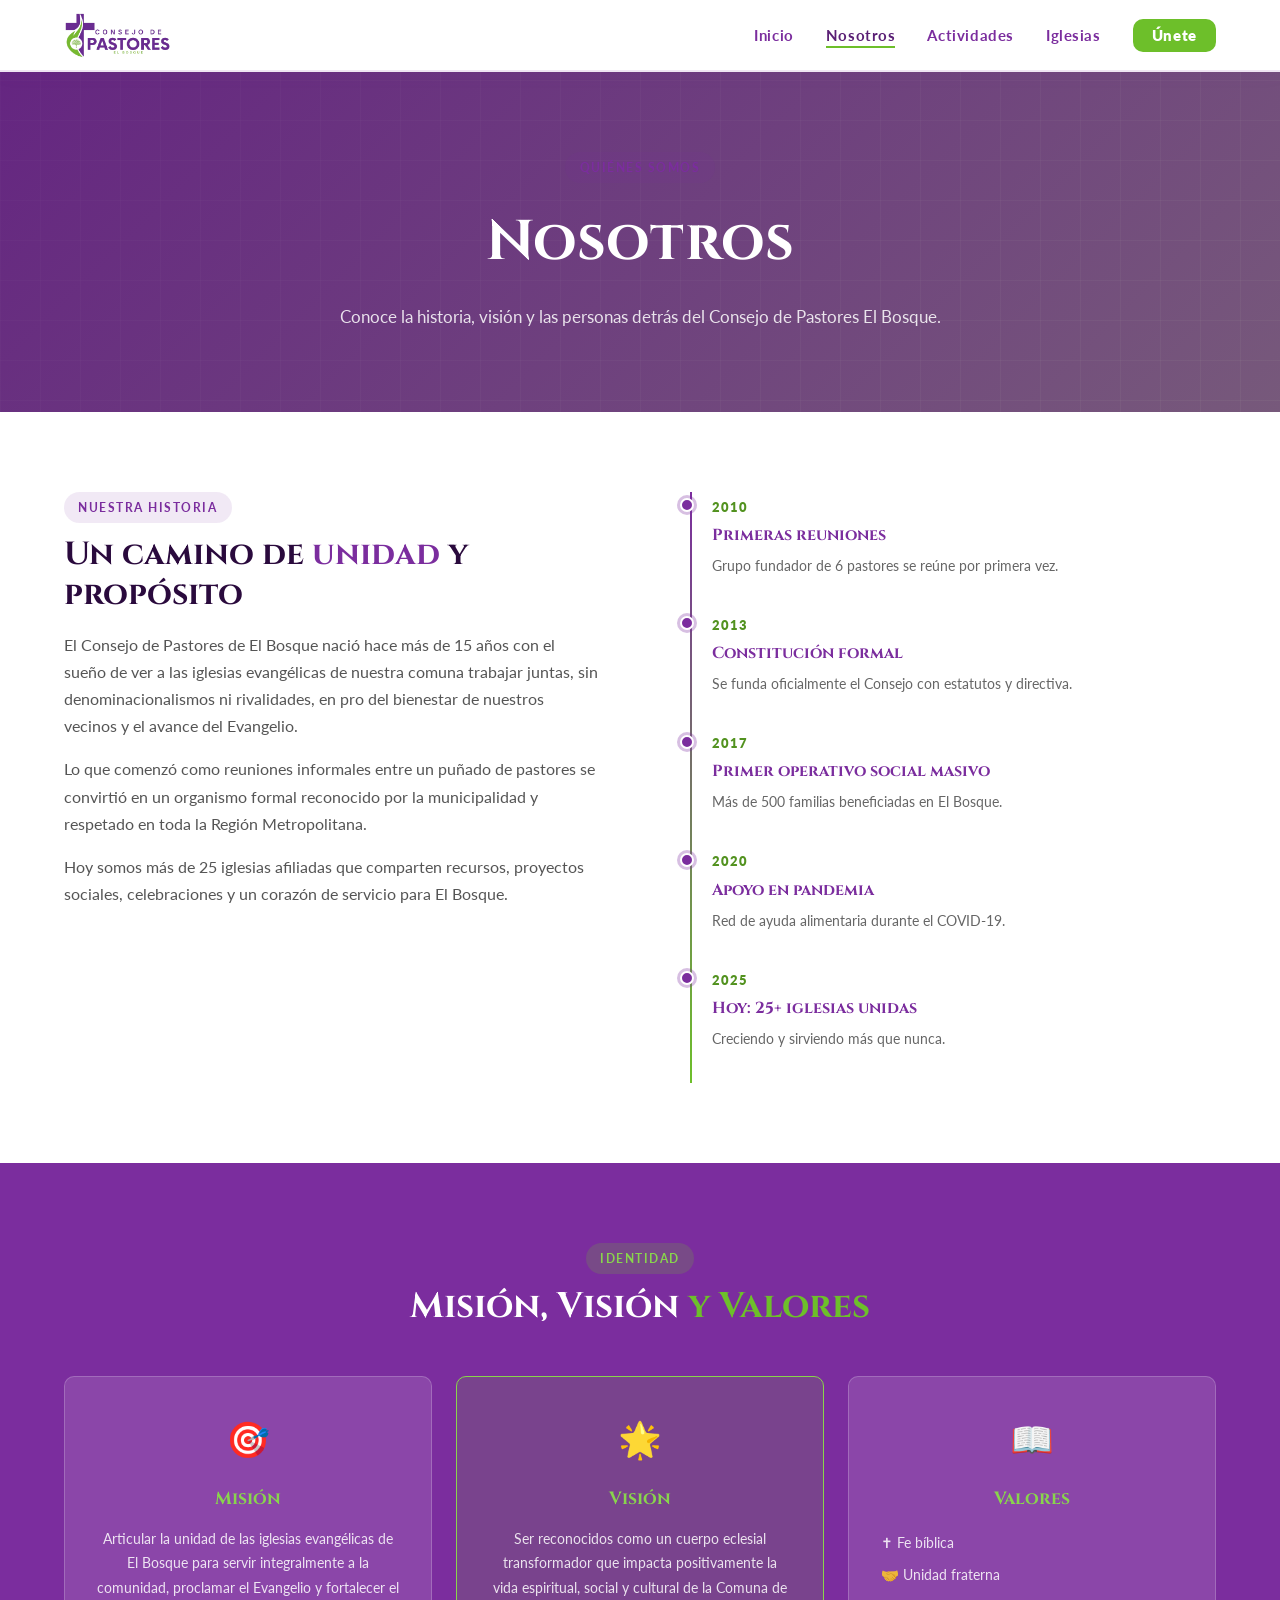
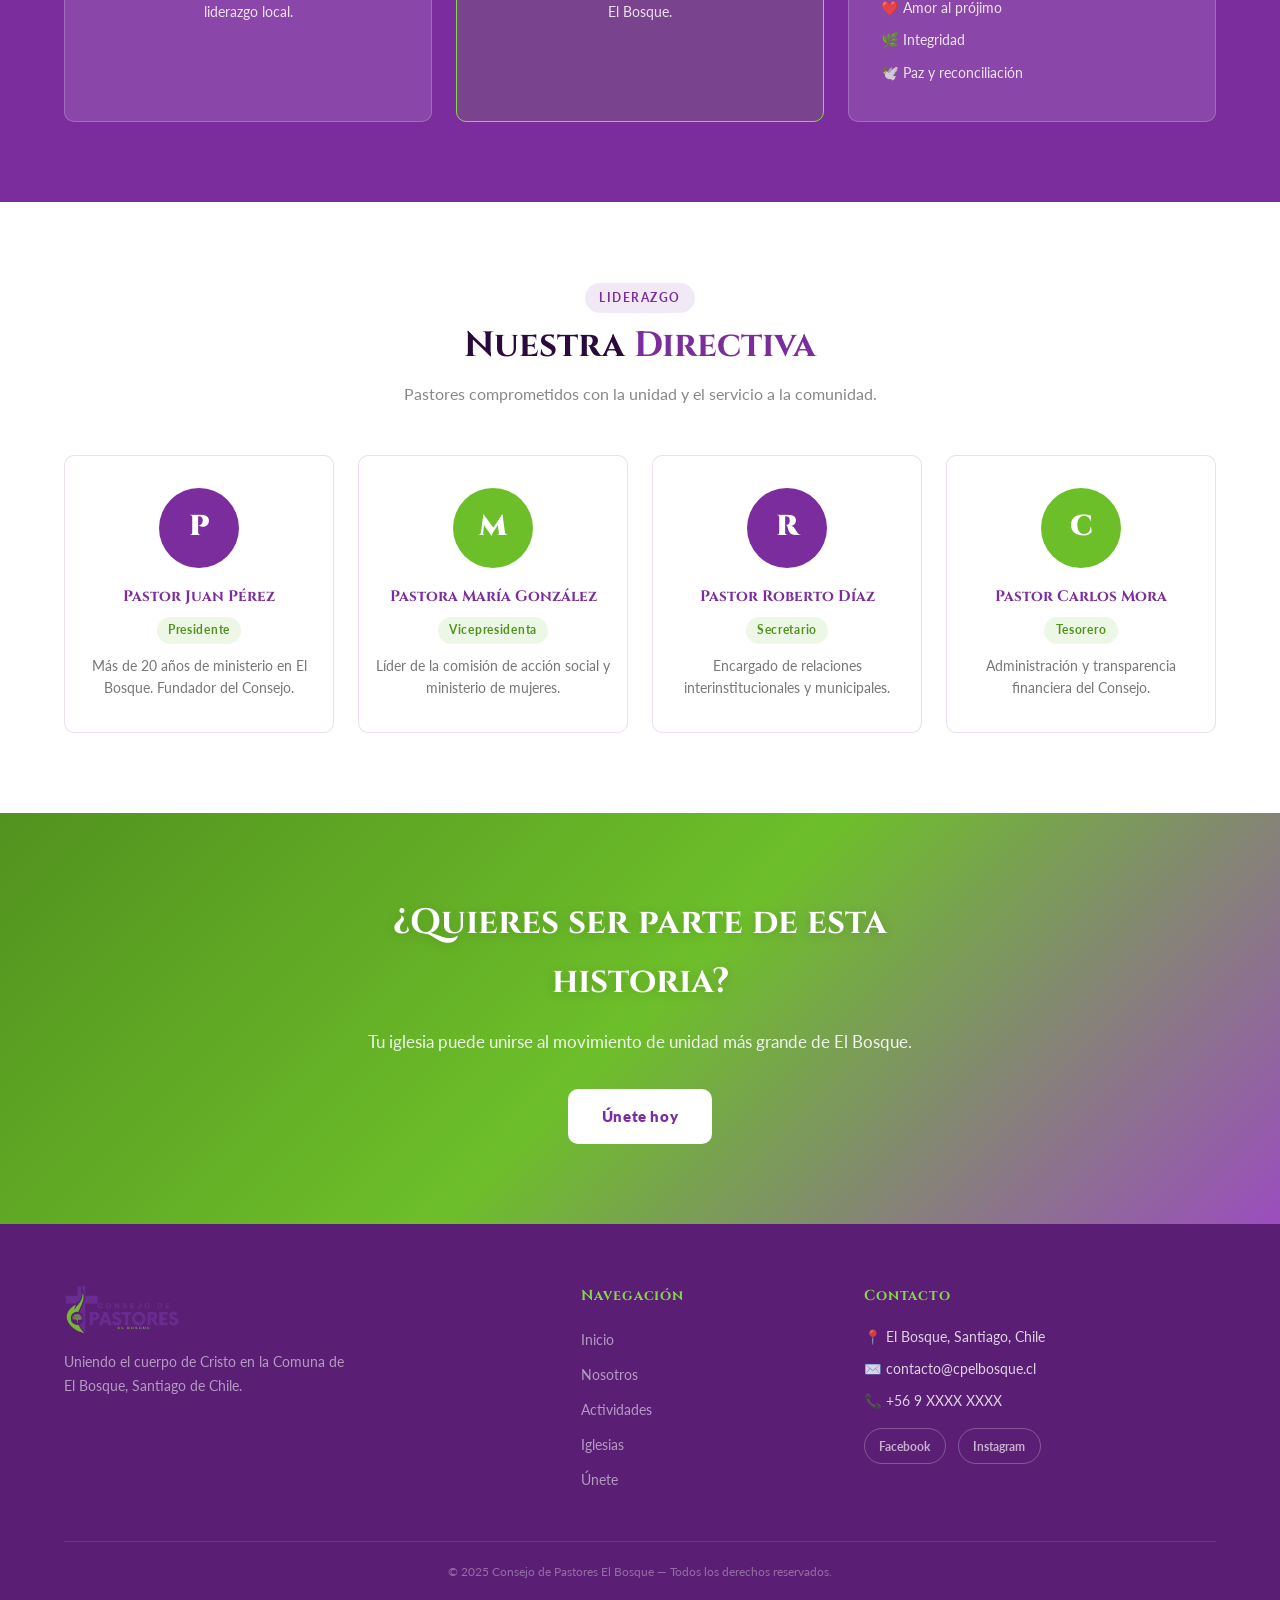
<file: nosotros.html>
<!DOCTYPE html>
<html lang="es">
<head>
  <meta charset="UTF-8" />
  <meta name="viewport" content="width=device-width, initial-scale=1.0"/>
  <title>Nosotros | Consejo de Pastores El Bosque</title>
  <link rel="stylesheet" href="styles.css" />
  <link href="https://fonts.googleapis.com/css2?family=Cinzel:wght@400;700;900&family=Lato:wght@300;400;700&display=swap" rel="stylesheet"/>
</head>
<body>

  <nav class="navbar" id="navbar">
    <div class="nav-container">
      <a href="index.html" class="nav-logo">
        <img src="img/logo.png" alt="Consejo de Pastores El Bosque" />
      </a>
      <button class="hamburger" id="hamburger" aria-label="Menú">
        <span></span><span></span><span></span>
      </button>
      <ul class="nav-links" id="nav-links">
        <li><a href="index.html">Inicio</a></li>
        <li><a href="nosotros.html" class="active">Nosotros</a></li>
        <li><a href="actividades.html">Actividades</a></li>
        <li><a href="iglesias.html">Iglesias</a></li>
        <li><a href="unete.html" class="nav-cta">Únete</a></li>
      </ul>
    </div>
  </nav>

  <!-- PAGE HERO -->
  <section class="page-hero">
    <div class="page-hero-overlay"></div>
    <div class="page-hero-content">
      <span class="tag">Quiénes somos</span>
      <h1>Nosotros</h1>
      <p>Conoce la historia, visión y las personas detrás del Consejo de Pastores El Bosque.</p>
    </div>
  </section>

  <!-- HISTORIA -->
  <section class="section-pad">
    <div class="container">
      <div class="two-col">
        <div>
          <span class="tag">Nuestra Historia</span>
          <h2>Un camino de <span class="purple">unidad</span> y propósito</h2>
          <p>El Consejo de Pastores de El Bosque nació hace más de 15 años con el sueño de ver a las iglesias evangélicas de nuestra comuna trabajar juntas, sin denominacionalismos ni rivalidades, en pro del bienestar de nuestros vecinos y el avance del Evangelio.</p>
          <p>Lo que comenzó como reuniones informales entre un puñado de pastores se convirtió en un organismo formal reconocido por la municipalidad y respetado en toda la Región Metropolitana.</p>
          <p>Hoy somos más de 25 iglesias afiliadas que comparten recursos, proyectos sociales, celebraciones y un corazón de servicio para El Bosque.</p>
        </div>
        <div class="timeline">
          <div class="tl-item">
            <div class="tl-dot"></div>
            <div class="tl-content">
              <span class="tl-year">2010</span>
              <h4>Primeras reuniones</h4>
              <p>Grupo fundador de 6 pastores se reúne por primera vez.</p>
            </div>
          </div>
          <div class="tl-item">
            <div class="tl-dot"></div>
            <div class="tl-content">
              <span class="tl-year">2013</span>
              <h4>Constitución formal</h4>
              <p>Se funda oficialmente el Consejo con estatutos y directiva.</p>
            </div>
          </div>
          <div class="tl-item">
            <div class="tl-dot"></div>
            <div class="tl-content">
              <span class="tl-year">2017</span>
              <h4>Primer operativo social masivo</h4>
              <p>Más de 500 familias beneficiadas en El Bosque.</p>
            </div>
          </div>
          <div class="tl-item">
            <div class="tl-dot"></div>
            <div class="tl-content">
              <span class="tl-year">2020</span>
              <h4>Apoyo en pandemia</h4>
              <p>Red de ayuda alimentaria durante el COVID-19.</p>
            </div>
          </div>
          <div class="tl-item">
            <div class="tl-dot"></div>
            <div class="tl-content">
              <span class="tl-year">2025</span>
              <h4>Hoy: 25+ iglesias unidas</h4>
              <p>Creciendo y sirviendo más que nunca.</p>
            </div>
          </div>
        </div>
      </div>
    </div>
  </section>

  <!-- MISIÓN VISIÓN VALORES -->
  <section class="section-pad dark-section">
    <div class="container">
      <div class="section-header">
        <span class="tag">Identidad</span>
        <h2>Misión, Visión <span class="green">y Valores</span></h2>
      </div>
      <div class="mvv-grid">
        <div class="mvv-card">
          <div class="mvv-icon">🎯</div>
          <h3>Misión</h3>
          <p>Articular la unidad de las iglesias evangélicas de El Bosque para servir integralmente a la comunidad, proclamar el Evangelio y fortalecer el liderazgo local.</p>
        </div>
        <div class="mvv-card featured">
          <div class="mvv-icon">🌟</div>
          <h3>Visión</h3>
          <p>Ser reconocidos como un cuerpo eclesial transformador que impacta positivamente la vida espiritual, social y cultural de la Comuna de El Bosque.</p>
        </div>
        <div class="mvv-card">
          <div class="mvv-icon">📖</div>
          <h3>Valores</h3>
          <ul class="values-list">
            <li>✝ Fe bíblica</li>
            <li>🤝 Unidad fraterna</li>
            <li>❤️ Amor al prójimo</li>
            <li>🌿 Integridad</li>
            <li>🕊️ Paz y reconciliación</li>
          </ul>
        </div>
      </div>
    </div>
  </section>

  <!-- DIRECTIVA -->
  <section class="section-pad">
    <div class="container">
      <div class="section-header">
        <span class="tag">Liderazgo</span>
        <h2>Nuestra <span class="purple">Directiva</span></h2>
        <p>Pastores comprometidos con la unidad y el servicio a la comunidad.</p>
      </div>
      <div class="team-grid">
        <div class="team-card">
          <div class="team-avatar" style="background: var(--purple)">P</div>
          <h3>Pastor Juan Pérez</h3>
          <span class="team-rol">Presidente</span>
          <p>Más de 20 años de ministerio en El Bosque. Fundador del Consejo.</p>
        </div>
        <div class="team-card">
          <div class="team-avatar" style="background: var(--green)">M</div>
          <h3>Pastora María González</h3>
          <span class="team-rol">Vicepresidenta</span>
          <p>Líder de la comisión de acción social y ministerio de mujeres.</p>
        </div>
        <div class="team-card">
          <div class="team-avatar" style="background: var(--purple)">R</div>
          <h3>Pastor Roberto Díaz</h3>
          <span class="team-rol">Secretario</span>
          <p>Encargado de relaciones interinstitucionales y municipales.</p>
        </div>
        <div class="team-card">
          <div class="team-avatar" style="background: var(--green)">C</div>
          <h3>Pastor Carlos Mora</h3>
          <span class="team-rol">Tesorero</span>
          <p>Administración y transparencia financiera del Consejo.</p>
        </div>
      </div>
    </div>
  </section>

  <!-- CTA -->
  <section class="cta-section">
    <div class="cta-bg"></div>
    <div class="cta-content">
      <h2>¿Quieres ser parte de esta historia?</h2>
      <p>Tu iglesia puede unirse al movimiento de unidad más grande de El Bosque.</p>
      <a href="unete.html" class="btn btn-white">Únete hoy</a>
    </div>
  </section>

  <footer class="footer">
    <div class="container">
      <div class="footer-grid">
        <div class="footer-brand">
          <img src="img/logo.png" alt="Logo" class="footer-logo"/>
          <p>Uniendo el cuerpo de Cristo en la Comuna de El Bosque, Santiago de Chile.</p>
        </div>
        <div class="footer-links">
          <h4>Navegación</h4>
          <ul>
            <li><a href="index.html">Inicio</a></li>
            <li><a href="nosotros.html">Nosotros</a></li>
            <li><a href="actividades.html">Actividades</a></li>
            <li><a href="iglesias.html">Iglesias</a></li>
            <li><a href="unete.html">Únete</a></li>
          </ul>
        </div>
        <div class="footer-contact">
          <h4>Contacto</h4>
          <p>📍 El Bosque, Santiago, Chile</p>
          <p>✉️ contacto@cpelbosque.cl</p>
          <p>📞 +56 9 XXXX XXXX</p>
          <div class="social-links">
            <a href="#" class="social-btn">Facebook</a>
            <a href="#" class="social-btn">Instagram</a>
          </div>
        </div>
      </div>
      <div class="footer-bottom">
        <p>© 2025 Consejo de Pastores El Bosque — Todos los derechos reservados.</p>
      </div>
    </div>
  </footer>

  <script src="main.js"></script>
</body>
</html>
</file>
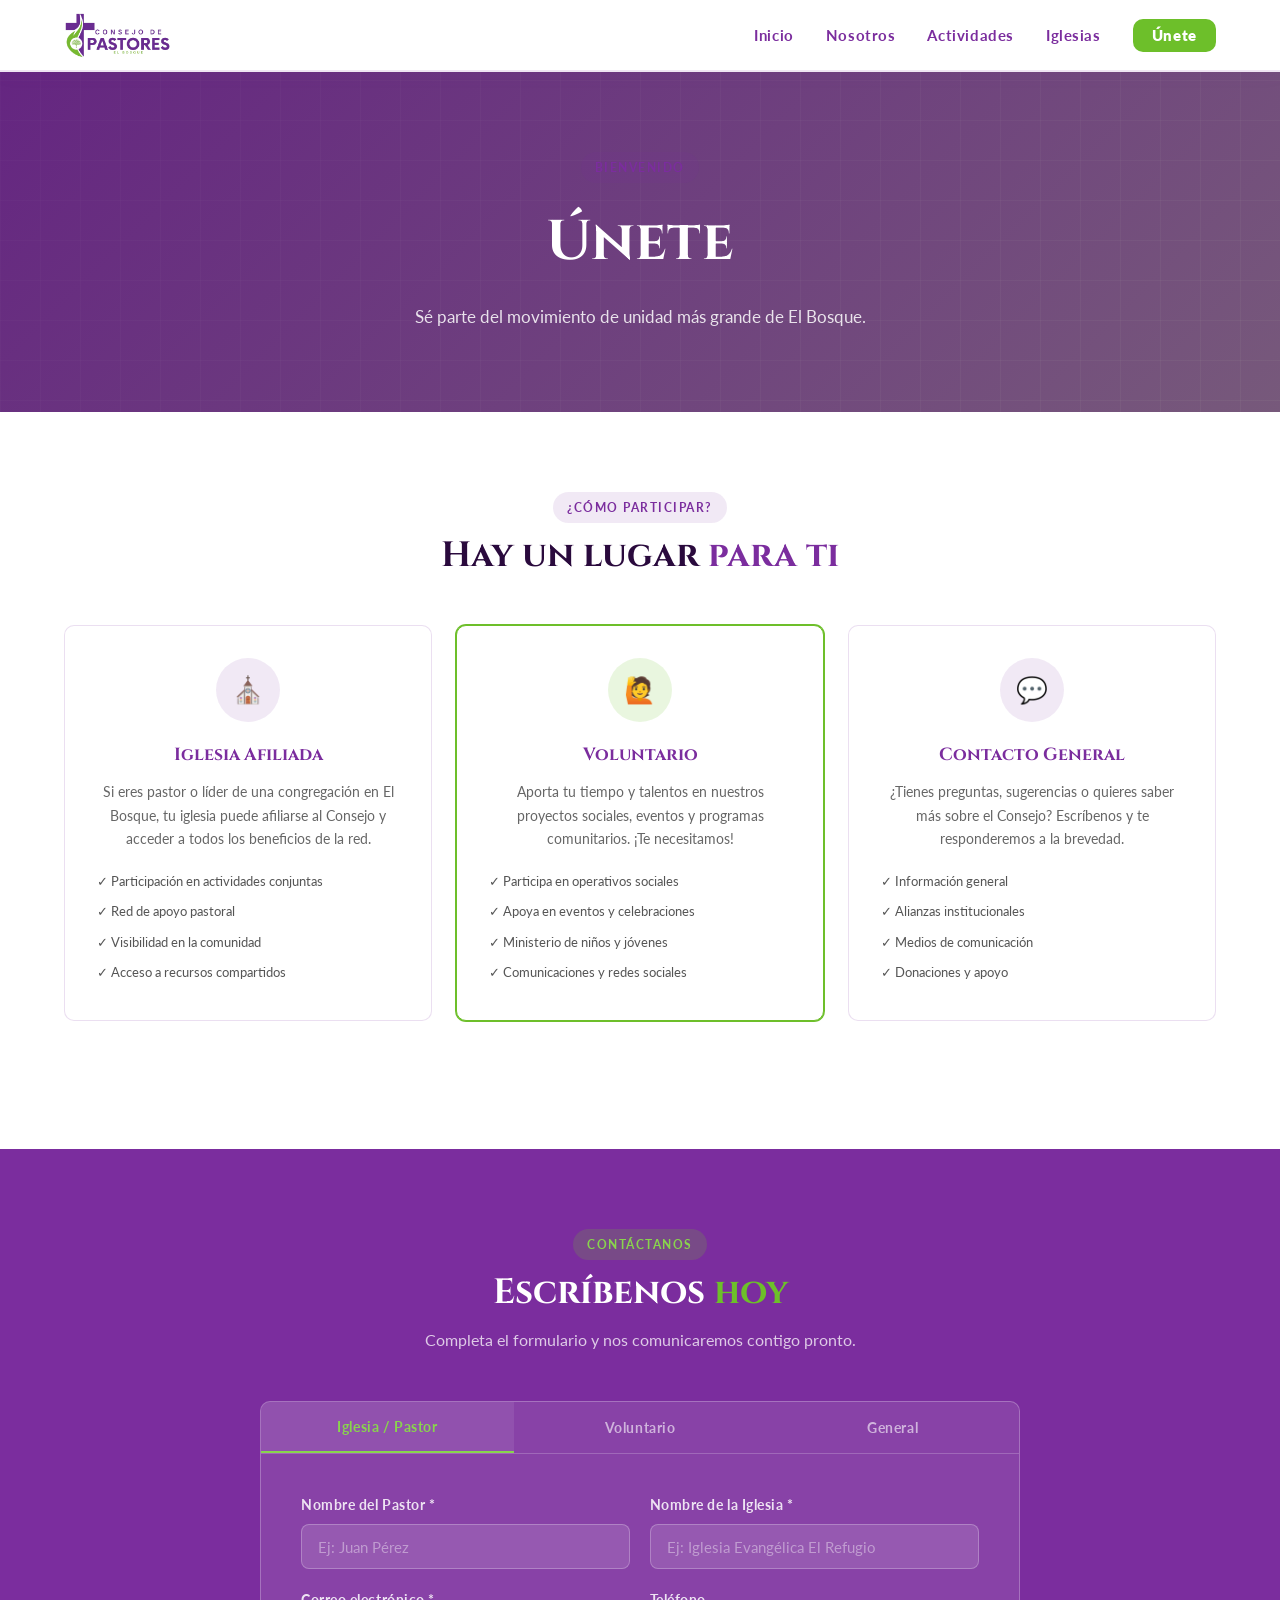
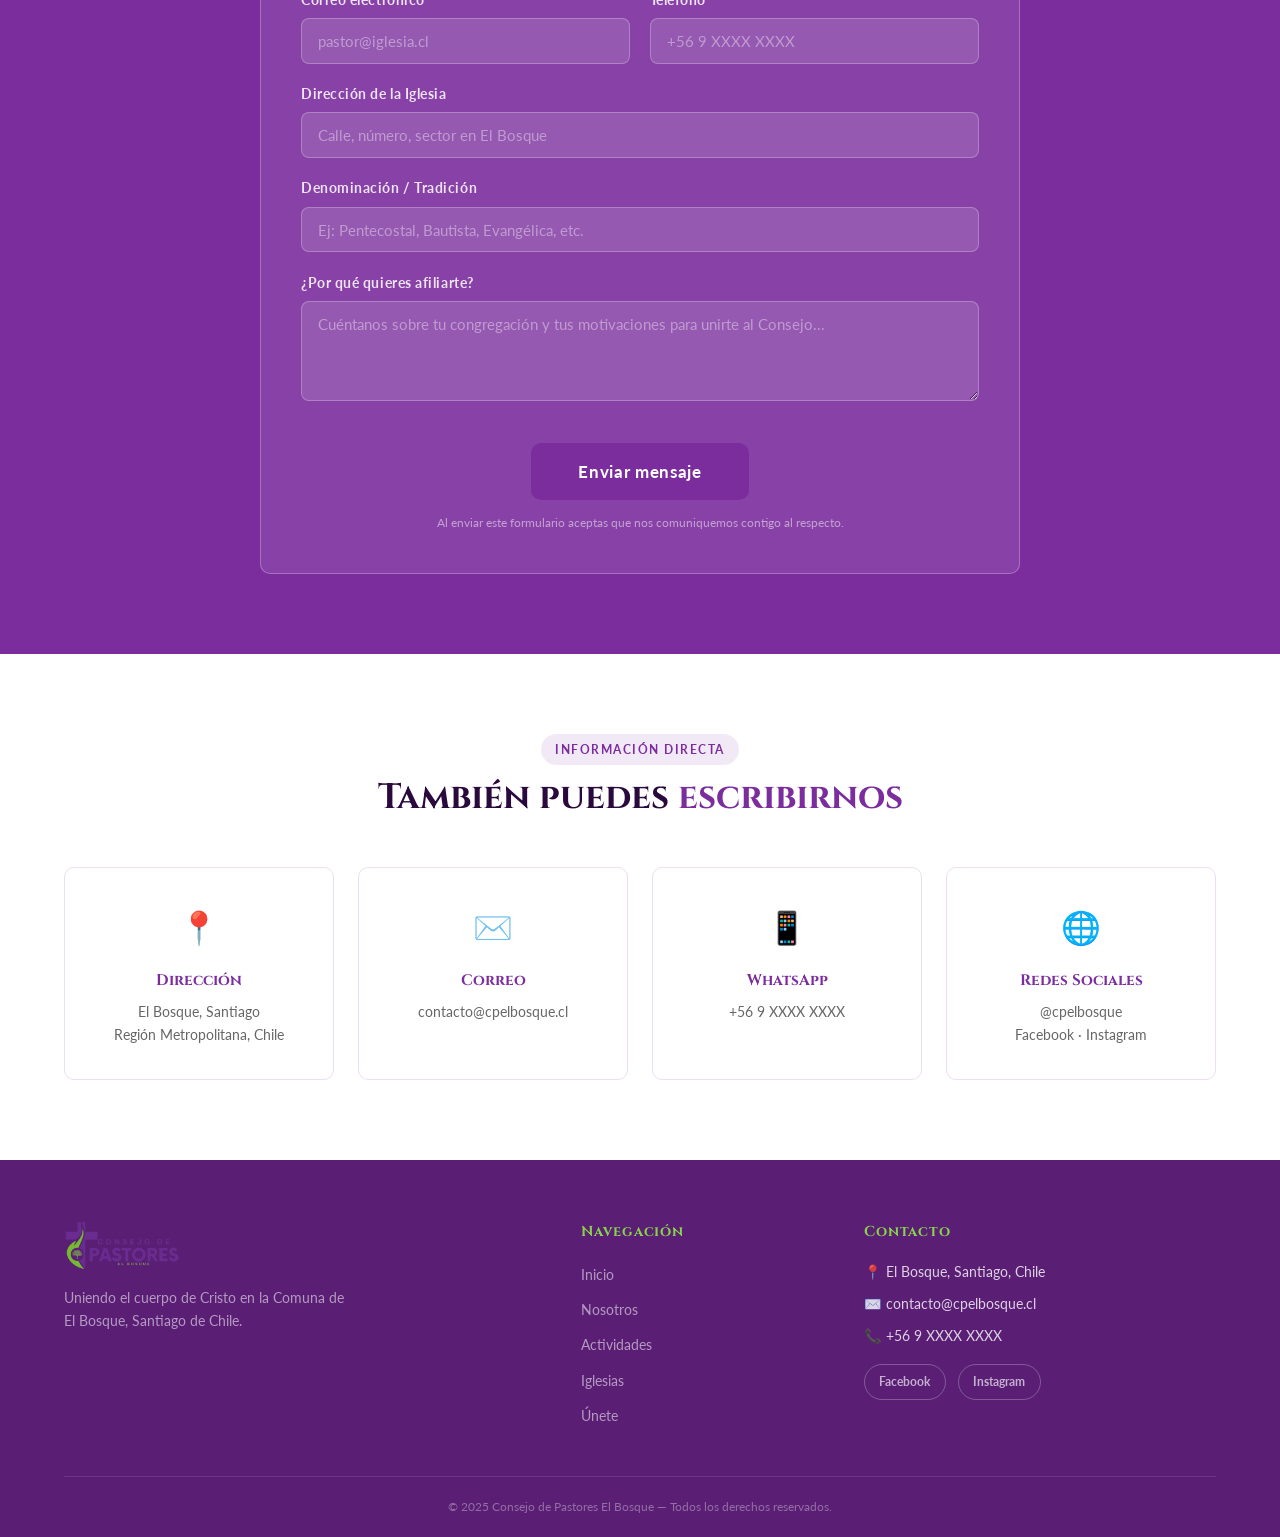
<file: unete.html>
<!DOCTYPE html>
<html lang="es">
<head>
  <meta charset="UTF-8" />
  <meta name="viewport" content="width=device-width, initial-scale=1.0"/>
  <title>Únete | Consejo de Pastores El Bosque</title>
  <link rel="stylesheet" href="styles.css" />
  <link href="https://fonts.googleapis.com/css2?family=Cinzel:wght@400;700;900&family=Lato:wght@300;400;700&display=swap" rel="stylesheet"/>
</head>
<body>

  <nav class="navbar" id="navbar">
    <div class="nav-container">
      <a href="index.html" class="nav-logo">
        <img src="img/logo.png" alt="Consejo de Pastores El Bosque" />
      </a>
      <button class="hamburger" id="hamburger" aria-label="Menú">
        <span></span><span></span><span></span>
      </button>
      <ul class="nav-links" id="nav-links">
        <li><a href="index.html">Inicio</a></li>
        <li><a href="nosotros.html">Nosotros</a></li>
        <li><a href="actividades.html">Actividades</a></li>
        <li><a href="iglesias.html">Iglesias</a></li>
        <li><a href="unete.html" class="active nav-cta">Únete</a></li>
      </ul>
    </div>
  </nav>

  <section class="page-hero">
    <div class="page-hero-overlay"></div>
    <div class="page-hero-content">
      <span class="tag">Bienvenido</span>
      <h1>Únete</h1>
      <p>Sé parte del movimiento de unidad más grande de El Bosque.</p>
    </div>
  </section>

  <!-- FORMAS DE UNIRSE -->
  <section class="section-pad">
    <div class="container">
      <div class="section-header">
        <span class="tag">¿Cómo participar?</span>
        <h2>Hay un lugar <span class="purple">para ti</span></h2>
      </div>
      <div class="formas-grid">
        <div class="forma-card">
          <div class="forma-icon purple-bg">⛪</div>
          <h3>Iglesia Afiliada</h3>
          <p>Si eres pastor o líder de una congregación en El Bosque, tu iglesia puede afiliarse al Consejo y acceder a todos los beneficios de la red.</p>
          <ul class="forma-beneficios">
            <li>✓ Participación en actividades conjuntas</li>
            <li>✓ Red de apoyo pastoral</li>
            <li>✓ Visibilidad en la comunidad</li>
            <li>✓ Acceso a recursos compartidos</li>
          </ul>
        </div>
        <div class="forma-card featured">
          <div class="forma-icon green-bg">🙋</div>
          <h3>Voluntario</h3>
          <p>Aporta tu tiempo y talentos en nuestros proyectos sociales, eventos y programas comunitarios. ¡Te necesitamos!</p>
          <ul class="forma-beneficios">
            <li>✓ Participa en operativos sociales</li>
            <li>✓ Apoya en eventos y celebraciones</li>
            <li>✓ Ministerio de niños y jóvenes</li>
            <li>✓ Comunicaciones y redes sociales</li>
          </ul>
        </div>
        <div class="forma-card">
          <div class="forma-icon purple-bg">💬</div>
          <h3>Contacto General</h3>
          <p>¿Tienes preguntas, sugerencias o quieres saber más sobre el Consejo? Escríbenos y te responderemos a la brevedad.</p>
          <ul class="forma-beneficios">
            <li>✓ Información general</li>
            <li>✓ Alianzas institucionales</li>
            <li>✓ Medios de comunicación</li>
            <li>✓ Donaciones y apoyo</li>
          </ul>
        </div>
      </div>
    </div>
  </section>

  <!-- FORMULARIO -->
  <section class="section-pad dark-section">
    <div class="container">
      <div class="section-header">
        <span class="tag">Contáctanos</span>
        <h2>Escríbenos <span class="green">hoy</span></h2>
        <p>Completa el formulario y nos comunicaremos contigo pronto.</p>
      </div>

      <div class="form-container">
        <div class="form-tabs">
          <button class="tab-btn active" data-tab="iglesia">Iglesia / Pastor</button>
          <button class="tab-btn" data-tab="voluntario">Voluntario</button>
          <button class="tab-btn" data-tab="general">General</button>
        </div>

        <form id="contacto-form" class="contact-form" novalidate>

          <!-- TAB: IGLESIA -->
          <div class="tab-content active" id="tab-iglesia">
            <div class="form-row">
              <div class="form-group">
                <label for="nombre-pastor">Nombre del Pastor *</label>
                <input type="text" id="nombre-pastor" name="nombre-pastor" placeholder="Ej: Juan Pérez" required />
              </div>
              <div class="form-group">
                <label for="nombre-iglesia">Nombre de la Iglesia *</label>
                <input type="text" id="nombre-iglesia" name="nombre-iglesia" placeholder="Ej: Iglesia Evangélica El Refugio" required />
              </div>
            </div>
            <div class="form-row">
              <div class="form-group">
                <label for="email-iglesia">Correo electrónico *</label>
                <input type="email" id="email-iglesia" name="email-iglesia" placeholder="pastor@iglesia.cl" required />
              </div>
              <div class="form-group">
                <label for="telefono-iglesia">Teléfono</label>
                <input type="tel" id="telefono-iglesia" name="telefono-iglesia" placeholder="+56 9 XXXX XXXX" />
              </div>
            </div>
            <div class="form-group">
              <label for="direccion-iglesia">Dirección de la Iglesia</label>
              <input type="text" id="direccion-iglesia" name="direccion-iglesia" placeholder="Calle, número, sector en El Bosque" />
            </div>
            <div class="form-group">
              <label for="denominacion">Denominación / Tradición</label>
              <input type="text" id="denominacion" name="denominacion" placeholder="Ej: Pentecostal, Bautista, Evangélica, etc." />
            </div>
            <div class="form-group">
              <label for="mensaje-iglesia">¿Por qué quieres afiliarte?</label>
              <textarea id="mensaje-iglesia" name="mensaje-iglesia" rows="4" placeholder="Cuéntanos sobre tu congregación y tus motivaciones para unirte al Consejo..."></textarea>
            </div>
          </div>

          <!-- TAB: VOLUNTARIO -->
          <div class="tab-content" id="tab-voluntario">
            <div class="form-row">
              <div class="form-group">
                <label for="nombre-vol">Nombre completo *</label>
                <input type="text" id="nombre-vol" name="nombre-vol" placeholder="Tu nombre y apellido" required />
              </div>
              <div class="form-group">
                <label for="email-vol">Correo electrónico *</label>
                <input type="email" id="email-vol" name="email-vol" placeholder="tucorreo@mail.com" required />
              </div>
            </div>
            <div class="form-row">
              <div class="form-group">
                <label for="telefono-vol">Teléfono</label>
                <input type="tel" id="telefono-vol" name="telefono-vol" placeholder="+56 9 XXXX XXXX" />
              </div>
              <div class="form-group">
                <label for="iglesia-vol">Iglesia a la que asistes</label>
                <input type="text" id="iglesia-vol" name="iglesia-vol" placeholder="Nombre de tu congregación" />
              </div>
            </div>
            <div class="form-group">
              <label>Áreas de interés (selecciona una o más)</label>
              <div class="checkboxes">
                <label class="checkbox-item"><input type="checkbox" name="area" value="social"/> Acción Social</label>
                <label class="checkbox-item"><input type="checkbox" name="area" value="ninos"/> Ministerio de Niños</label>
                <label class="checkbox-item"><input type="checkbox" name="area" value="comunicaciones"/> Comunicaciones</label>
                <label class="checkbox-item"><input type="checkbox" name="area" value="logistica"/> Logística de Eventos</label>
                <label class="checkbox-item"><input type="checkbox" name="area" value="oracion"/> Intercesión</label>
                <label class="checkbox-item"><input type="checkbox" name="area" value="musica"/> Música y Alabanza</label>
              </div>
            </div>
            <div class="form-group">
              <label for="disponibilidad">Disponibilidad</label>
              <select id="disponibilidad" name="disponibilidad">
                <option value="">Selecciona tu disponibilidad</option>
                <option value="fin-semana">Fines de semana</option>
                <option value="semana">Entre semana</option>
                <option value="ambos">Ambos</option>
                <option value="eventos">Solo en eventos específicos</option>
              </select>
            </div>
            <div class="form-group">
              <label for="mensaje-vol">Cuéntanos algo sobre ti</label>
              <textarea id="mensaje-vol" name="mensaje-vol" rows="4" placeholder="Tus habilidades, experiencia, motivación..."></textarea>
            </div>
          </div>

          <!-- TAB: GENERAL -->
          <div class="tab-content" id="tab-general">
            <div class="form-row">
              <div class="form-group">
                <label for="nombre-gen">Nombre *</label>
                <input type="text" id="nombre-gen" name="nombre-gen" placeholder="Tu nombre" required />
              </div>
              <div class="form-group">
                <label for="email-gen">Correo electrónico *</label>
                <input type="email" id="email-gen" name="email-gen" placeholder="tucorreo@mail.com" required />
              </div>
            </div>
            <div class="form-group">
              <label for="asunto">Asunto</label>
              <input type="text" id="asunto" name="asunto" placeholder="¿En qué podemos ayudarte?" />
            </div>
            <div class="form-group">
              <label for="mensaje-gen">Mensaje *</label>
              <textarea id="mensaje-gen" name="mensaje-gen" rows="5" placeholder="Escribe tu mensaje aquí..." required></textarea>
            </div>
          </div>

          <div class="form-submit">
            <button type="submit" class="btn btn-primary btn-large" id="submit-btn">
              Enviar mensaje
            </button>
            <p class="form-disclaimer">Al enviar este formulario aceptas que nos comuniquemos contigo al respecto.</p>
          </div>

          <div id="form-success" class="form-success" style="display:none;">
            <div class="success-icon">✓</div>
            <h3>¡Mensaje enviado!</h3>
            <p>Gracias por contactarnos. Te responderemos a la brevedad. ¡Dios te bendiga!</p>
          </div>
        </form>
      </div>
    </div>
  </section>

  <!-- INFO DIRECTA -->
  <section class="section-pad">
    <div class="container">
      <div class="section-header">
        <span class="tag">Información directa</span>
        <h2>También puedes <span class="purple">escribirnos</span></h2>
      </div>
      <div class="contacto-info-grid">
        <div class="contacto-info-item">
          <div class="ci-icon">📍</div>
          <h4>Dirección</h4>
          <p>El Bosque, Santiago<br/>Región Metropolitana, Chile</p>
        </div>
        <div class="contacto-info-item">
          <div class="ci-icon">✉️</div>
          <h4>Correo</h4>
          <p>contacto@cpelbosque.cl</p>
        </div>
        <div class="contacto-info-item">
          <div class="ci-icon">📱</div>
          <h4>WhatsApp</h4>
          <p>+56 9 XXXX XXXX</p>
        </div>
        <div class="contacto-info-item">
          <div class="ci-icon">🌐</div>
          <h4>Redes Sociales</h4>
          <p>@cpelbosque<br/>Facebook · Instagram</p>
        </div>
      </div>
    </div>
  </section>

  <footer class="footer">
    <div class="container">
      <div class="footer-grid">
        <div class="footer-brand">
          <img src="img/logo.png" alt="Logo" class="footer-logo"/>
          <p>Uniendo el cuerpo de Cristo en la Comuna de El Bosque, Santiago de Chile.</p>
        </div>
        <div class="footer-links">
          <h4>Navegación</h4>
          <ul>
            <li><a href="index.html">Inicio</a></li>
            <li><a href="nosotros.html">Nosotros</a></li>
            <li><a href="actividades.html">Actividades</a></li>
            <li><a href="iglesias.html">Iglesias</a></li>
            <li><a href="unete.html">Únete</a></li>
          </ul>
        </div>
        <div class="footer-contact">
          <h4>Contacto</h4>
          <p>📍 El Bosque, Santiago, Chile</p>
          <p>✉️ contacto@cpelbosque.cl</p>
          <p>📞 +56 9 XXXX XXXX</p>
          <div class="social-links">
            <a href="#" class="social-btn">Facebook</a>
            <a href="#" class="social-btn">Instagram</a>
          </div>
        </div>
      </div>
      <div class="footer-bottom">
        <p>© 2025 Consejo de Pastores El Bosque — Todos los derechos reservados.</p>
      </div>
    </div>
  </footer>

  <script src="main.js"></script>
</body>
</html>
</file>
<file: styles.css>
/* =============================================
   CONSEJO DE PASTORES EL BOSQUE
   styles.css — Tema blanco/morado/verde
   ============================================= */

/* ---- VARIABLES ---- */
:root {
  --purple: #7B2D9E;
  --purple-dark: #5a1f75;
  --purple-light: #9b4dbe;
  --green: #6DBF2A;
  --green-dark: #52921f;
  --green-light: #89d44d;
  --black: #111111;
  --dark: #2a0a3d;          /* morado muy oscuro en lugar de negro */
  --dark-card: #3d1558;     /* morado oscuro para cards */
  --grey: #888888;
  --light-grey: #f7f3fa;    /* fondo ligeramente lila */
  --white: #ffffff;
  --font-display: 'Cinzel', serif;
  --font-body: 'Lato', sans-serif;
  --radius: 10px;
  --shadow: 0 4px 24px rgba(123,45,158,0.10);
  --shadow-lg: 0 12px 48px rgba(123,45,158,0.18);
  --transition: all 0.3s ease;
  --max-w: 1200px;
  --nav-h: 72px;
}

/* ---- RESET & BASE ---- */
*, *::before, *::after { box-sizing: border-box; margin: 0; padding: 0; }
html { scroll-behavior: smooth; }
body {
  font-family: var(--font-body);
  color: var(--dark);
  background: var(--white);
  line-height: 1.7;
  overflow-x: hidden;
}
img { max-width: 100%; display: block; }
a { text-decoration: none; color: inherit; }
ul { list-style: none; }
input, textarea, select, button { font-family: var(--font-body); }

/* ---- UTILITY ---- */
.container { max-width: var(--max-w); margin: 0 auto; padding: 0 1.5rem; }
.section-pad { padding: 80px 0; }
.dark-section {
  background: var(--purple);
  color: var(--white);
}
.dark-section .tag { background: rgba(109,191,42,0.2); color: var(--green-light); }
.dark-section h2 { color: var(--white); }
.center-btn { text-align: center; margin-top: 2.5rem; }
.purple { color: var(--purple); }
.green { color: var(--green); }
.footnote-text { color: var(--grey); font-size: .95rem; }
.link-inline { color: var(--purple); font-weight: 700; }
.link-inline:hover { text-decoration: underline; }
.small { font-size: .85rem; opacity: .7; }

/* ---- TAG ---- */
.tag {
  display: inline-block;
  background: rgba(123,45,158,0.1);
  color: var(--purple);
  font-size: .78rem;
  font-weight: 700;
  letter-spacing: .12em;
  text-transform: uppercase;
  padding: .3rem .9rem;
  border-radius: 999px;
  margin-bottom: .75rem;
}

/* ---- SECTION HEADER ---- */
.section-header { text-align: center; margin-bottom: 3rem; }
.section-header h2 { font-family: var(--font-display); font-size: 2.2rem; line-height: 1.2; margin-bottom: .75rem; }
.section-header p { color: var(--grey); max-width: 560px; margin: 0 auto; }
.dark-section .section-header p { color: rgba(255,255,255,.75); }

/* ---- BUTTONS ---- */
.btn {
  display: inline-block;
  padding: .8rem 2rem;
  border-radius: var(--radius);
  font-weight: 700;
  font-size: .95rem;
  letter-spacing: .04em;
  transition: var(--transition);
  cursor: pointer;
  border: 2px solid transparent;
}
.btn-primary { background: var(--purple); color: var(--white); border-color: var(--purple); }
.btn-primary:hover { background: var(--purple-dark); border-color: var(--purple-dark); transform: translateY(-2px); box-shadow: 0 6px 20px rgba(123,45,158,.35); }
.btn-outline { background: transparent; color: var(--purple); border-color: var(--purple); }
.btn-outline:hover { background: var(--purple); color: var(--white); transform: translateY(-2px); }
.btn-outline-light { background: transparent; color: var(--white); border-color: rgba(255,255,255,.7); }
.btn-outline-light:hover { background: var(--white); color: var(--purple); transform: translateY(-2px); }
.btn-white { background: var(--white); color: var(--purple); border-color: var(--white); font-weight: 800; }
.btn-white:hover { background: var(--green); color: var(--white); border-color: var(--green); transform: translateY(-2px); }
.btn-sm { padding: .5rem 1.2rem; font-size: .85rem; }
.btn-large { padding: 1rem 2.8rem; font-size: 1.05rem; }

/* ---- NAVBAR ---- */
.navbar {
  position: fixed; top: 0; left: 0; right: 0; z-index: 1000;
  height: var(--nav-h);
  background: var(--white);
  border-bottom: 2px solid rgba(123,45,158,.12);
  box-shadow: 0 2px 16px rgba(123,45,158,.08);
  transition: var(--transition);
}
.navbar.scrolled { box-shadow: 0 4px 24px rgba(123,45,158,.18); }
.nav-container {
  max-width: var(--max-w);
  margin: 0 auto; padding: 0 1.5rem;
  height: 100%;
  display: flex; align-items: center; justify-content: space-between;
}
.nav-logo img { height: 46px; width: auto; }
.nav-links { display: flex; align-items: center; gap: 2rem; }
.nav-links a {
  color: var(--purple);
  font-size: .92rem;
  font-weight: 700;
  letter-spacing: .04em;
  transition: var(--transition);
  position: relative;
}
.nav-links a::after {
  content: ''; position: absolute; bottom: -4px; left: 0; right: 0;
  height: 2px; background: var(--green);
  transform: scaleX(0); transition: transform .25s ease;
}
.nav-links a:hover, .nav-links a.active { color: var(--purple-dark); }
.nav-links a:hover::after, .nav-links a.active::after { transform: scaleX(1); }
.nav-links .nav-cta {
  background: var(--green); color: var(--white) !important;
  padding: .45rem 1.2rem; border-radius: var(--radius);
  font-weight: 800;
}
.nav-links .nav-cta::after { display: none; }
.nav-links .nav-cta:hover { background: var(--green-dark); transform: translateY(-1px); }
.hamburger { display: none; flex-direction: column; gap: 5px; cursor: pointer; background: none; border: none; padding: .4rem; }
.hamburger span { display: block; width: 24px; height: 2px; background: var(--purple); border-radius: 2px; transition: var(--transition); }
.hamburger.open span:nth-child(1) { transform: rotate(45deg) translate(5px,5px); }
.hamburger.open span:nth-child(2) { opacity: 0; }
.hamburger.open span:nth-child(3) { transform: rotate(-45deg) translate(5px,-5px); }

/* ---- HERO ---- */
.hero {
  min-height: 100vh;
  position: relative;
  display: flex; align-items: center; justify-content: center;
  overflow: hidden;
  padding-top: var(--nav-h);
}
.hero-bg {
  position: absolute; inset: 0;
  background: linear-gradient(135deg, var(--purple-dark) 0%, var(--purple) 55%, var(--green-dark) 100%);
}
.hero-bg::before {
  content: '';
  position: absolute; inset: 0;
  background-image:
    linear-gradient(rgba(255,255,255,.05) 1px, transparent 1px),
    linear-gradient(90deg, rgba(255,255,255,.05) 1px, transparent 1px);
  background-size: 60px 60px;
}
.hero-overlay {
  position: absolute; inset: 0;
  background: radial-gradient(ellipse at 70% 50%, rgba(109,191,42,0.18) 0%, transparent 60%),
              radial-gradient(ellipse at 20% 80%, rgba(255,255,255,0.08) 0%, transparent 55%);
}
.hero-content {
  position: relative; z-index: 2;
  text-align: center;
  color: var(--white);
  padding: 2rem 1.5rem;
  max-width: 800px;
}
.hero-pre {
  font-size: 1.15rem;
  letter-spacing: .24em;
  text-transform: uppercase;
  color: var(--green-light);
  font-weight: 800;
  margin-bottom: .9rem;
}
.hero-logo-badge {
  display: inline-flex;
  align-items: center;
  justify-content: center;
  padding: 1rem 1.6rem;
  margin-bottom: 1.7rem;
  border-radius: 18px;
  background: #ffffff;
  box-shadow: 0 8px 30px rgba(17, 17, 17, 0.22);
  border: 2px solid rgba(123, 45, 158, 0.25);
}
.hero-title {
  display: block;
  height: clamp(98px, 15vw, 170px);
  width: auto;
  max-width: 100%;
}
.hero-sub {
  font-size: 1.18rem;
  color: rgba(255,255,255,.9);
  margin-bottom: 2.5rem;
  font-weight: 400;
  line-height: 1.8;
}
.hero-btns { display: flex; gap: 1rem; justify-content: center; flex-wrap: wrap; }
.hero-scroll {
  position: absolute; bottom: 2rem; left: 50%; transform: translateX(-50%);
  z-index: 2; display: flex; flex-direction: column; align-items: center; gap: .5rem;
  color: rgba(255,255,255,.5); font-size: .75rem; letter-spacing: .15em;
  text-transform: uppercase;
}
.hero-scroll span {
  display: block; width: 1px; height: 40px;
  background: linear-gradient(to bottom, var(--green-light), transparent);
  animation: scrollAnim 2s ease-in-out infinite;
}
@keyframes scrollAnim { 0%,100%{ opacity:.4; transform: scaleY(.8); } 50%{ opacity:1; transform: scaleY(1); } }

/* ---- ANIMATE ---- */
.animate-up { opacity: 0; transform: translateY(30px); animation: fadeUp .7s forwards; }
.delay-1 { animation-delay: .15s; }
.delay-2 { animation-delay: .3s; }
.delay-3 { animation-delay: .45s; }
@keyframes fadeUp { to { opacity:1; transform: translateY(0); } }

/* ---- STATS ---- */
.stats {
  background: var(--green);
  padding: 2.5rem 1.5rem;
}
.stats-grid {
  max-width: var(--max-w); margin: 0 auto;
  display: grid; grid-template-columns: repeat(4, 1fr);
  gap: 1rem; text-align: center;
}
.stat-item { color: var(--white); }
.stat-number {
  display: block; font-family: var(--font-display);
  font-size: 2.8rem; font-weight: 900; color: var(--white);
  line-height: 1; text-shadow: 0 2px 8px rgba(0,0,0,.15);
}
.stat-item p { font-size: .85rem; opacity: .85; margin-top: .4rem; letter-spacing: .06em; text-transform: uppercase; }

/* ---- MISION ---- */
.mision-grid { display: grid; grid-template-columns: 1fr 1fr; gap: 5rem; align-items: center; }
.mision-text h2 { font-family: var(--font-display); font-size: 2rem; margin-bottom: 1rem; line-height: 1.25; }
.mision-text p { color: #555; margin-bottom: 1rem; }
.mision-text .btn { margin-top: 1rem; }
.mision-visual { display: flex; flex-direction: column; gap: 1rem; }
.mision-card {
  background: var(--white); border: 1px solid rgba(123,45,158,.12);
  border-radius: var(--radius); padding: 1.5rem;
  display: flex; align-items: flex-start; gap: 1rem;
  box-shadow: var(--shadow); transition: var(--transition);
}
.mision-card:hover { transform: translateX(6px); border-left: 3px solid var(--purple); }
.card-2:hover { border-left-color: var(--green); }
.card-icon { font-size: 1.6rem; flex-shrink: 0; }
.mision-card h3 { font-family: var(--font-display); font-size: 1rem; margin-bottom: .3rem; color: var(--purple); }
.card-2 h3 { color: var(--green-dark); }
.mision-card p { font-size: .9rem; color: #666; }

/* ---- EVENTOS ---- */
.eventos-grid { display: grid; grid-template-columns: repeat(3, 1fr); gap: 1.5rem; }
.evento-card {
  background: rgba(255,255,255,.12); border: 1px solid rgba(255,255,255,.25);
  border-radius: var(--radius); padding: 1.8rem;
  display: flex; gap: 1.2rem; align-items: flex-start;
  transition: var(--transition);
}
.evento-card:hover { background: rgba(255,255,255,.2); transform: translateY(-3px); }
.evento-fecha {
  flex-shrink: 0; text-align: center; background: rgba(255,255,255,.2);
  border-radius: 8px; padding: .8rem .9rem; min-width: 60px;
  border: 1px solid rgba(255,255,255,.3);
}
.evento-fecha .dia { display: block; font-family: var(--font-display); font-size: 1.8rem; font-weight: 900; color: var(--white); line-height: 1; }
.evento-fecha .mes { display: block; font-size: .7rem; font-weight: 700; color: var(--green-light); letter-spacing: .1em; margin-top: .2rem; }
.evento-tipo { font-size: .72rem; font-weight: 700; letter-spacing: .1em; text-transform: uppercase; color: var(--green-light); }
.evento-info h3 { font-family: var(--font-display); font-size: 1.05rem; color: var(--white); margin: .3rem 0 .5rem; }
.evento-info p { font-size: .88rem; color: rgba(255,255,255,.75); margin-bottom: .8rem; }
.link-arrow { font-size: .85rem; font-weight: 700; color: var(--green-light); transition: var(--transition); }
.link-arrow:hover { color: var(--white); }

/* ---- IGLESIAS PREVIEW ---- */
.iglesias-logos { display: flex; flex-wrap: wrap; justify-content: center; gap: 2rem; margin-bottom: 2rem; }
.iglesia-item { text-align: center; width: 120px; }
.iglesia-circle {
  width: 80px; height: 80px; border-radius: 50%;
  background: linear-gradient(135deg, var(--purple), var(--green));
  display: flex; align-items: center; justify-content: center;
  font-family: var(--font-display); font-size: 1.2rem; font-weight: 900;
  color: var(--white); margin: 0 auto 0.6rem;
  transition: var(--transition);
}
.iglesia-item:hover .iglesia-circle { transform: scale(1.08); box-shadow: 0 6px 24px rgba(123,45,158,.35); }
.iglesia-item p { font-size: .8rem; color: #666; line-height: 1.4; }

/* ---- CTA SECTION ---- */
.cta-section {
  position: relative; text-align: center;
  padding: 80px 1.5rem;
  overflow: hidden;
}
.cta-bg {
  position: absolute; inset: 0;
  background: linear-gradient(135deg, var(--green-dark) 0%, var(--green) 50%, var(--purple-light) 100%);
}
.cta-content { position: relative; z-index: 1; color: var(--white); max-width: 600px; margin: 0 auto; }
.cta-content h2 { font-family: var(--font-display); font-size: 2.2rem; margin-bottom: 1rem; text-shadow: 0 2px 12px rgba(0,0,0,.15); }
.cta-content p { opacity: .9; margin-bottom: 2rem; font-size: 1.05rem; }

/* ---- PAGE HERO ---- */
.page-hero {
  position: relative; padding: calc(var(--nav-h) + 80px) 1.5rem 80px;
  text-align: center; overflow: hidden;
  background: var(--purple);
  min-height: 40vh; display: flex; align-items: center; justify-content: center;
}
.page-hero-overlay {
  position: absolute; inset: 0;
  background: linear-gradient(135deg, rgba(90,31,117,.7) 0%, rgba(109,191,42,.3) 100%);
}
.page-hero::before {
  content: '';
  position: absolute; inset: 0;
  background-image: linear-gradient(rgba(255,255,255,.05) 1px, transparent 1px),
                    linear-gradient(90deg, rgba(255,255,255,.05) 1px, transparent 1px);
  background-size: 40px 40px;
}
.page-hero-content { position: relative; z-index: 1; color: var(--white); max-width: 640px; }
.page-hero-content h1 { font-family: var(--font-display); font-size: clamp(2.2rem, 6vw, 3.5rem); margin-bottom: .8rem; }
.page-hero-content p { opacity: .85; font-size: 1.05rem; }

/* ---- TWO COL ---- */
.two-col { display: grid; grid-template-columns: 1fr 1fr; gap: 5rem; align-items: start; }
.two-col h2 { font-family: var(--font-display); font-size: 2rem; margin-bottom: 1rem; line-height: 1.25; }
.two-col p { color: #555; margin-bottom: 1rem; }
.two-col .btn { margin-top: 1rem; }

/* ---- TIMELINE ---- */
.timeline { position: relative; padding-left: 2rem; }
.timeline::before { content: ''; position: absolute; left: .6rem; top: 0; bottom: 0; width: 2px; background: linear-gradient(to bottom, var(--purple), var(--green)); }
.tl-item { position: relative; margin-bottom: 2rem; }
.tl-dot {
  position: absolute; left: -1.97rem; top: .4rem;
  width: 14px; height: 14px; border-radius: 50%;
  background: var(--purple); border: 2px solid var(--white);
  box-shadow: 0 0 0 3px rgba(123,45,158,.3);
}
.tl-year { font-size: .8rem; font-weight: 800; color: var(--green-dark); letter-spacing: .08em; }
.tl-content h4 { font-family: var(--font-display); font-size: 1rem; margin: .2rem 0 .3rem; color: var(--purple); }
.tl-content p { font-size: .88rem; color: #666; }

/* ---- MVV ---- */
.mvv-grid { display: grid; grid-template-columns: repeat(3, 1fr); gap: 1.5rem; }
.mvv-card {
  background: rgba(255,255,255,.12); border: 1px solid rgba(255,255,255,.2);
  border-radius: var(--radius); padding: 2rem; text-align: center;
  transition: var(--transition);
}
.mvv-card.featured {
  border-color: var(--green-light); background: rgba(109,191,42,.15);
  transform: scale(1.03);
}
.mvv-card:hover { transform: translateY(-4px); background: rgba(255,255,255,.18); }
.mvv-card.featured:hover { transform: scale(1.03) translateY(-4px); }
.mvv-icon { font-size: 2.2rem; margin-bottom: 1rem; }
.mvv-card h3 { font-family: var(--font-display); font-size: 1.1rem; color: var(--green-light); margin-bottom: .75rem; }
.mvv-card p { font-size: .9rem; color: rgba(255,255,255,.85); line-height: 1.7; }
.values-list li { color: rgba(255,255,255,.85); font-size: .9rem; padding: .25rem 0; text-align: left; }

/* ---- TEAM ---- */
.team-grid { display: grid; grid-template-columns: repeat(4, 1fr); gap: 1.5rem; }
.team-card {
  text-align: center; padding: 2rem 1rem;
  border: 1px solid rgba(123,45,158,.15); border-radius: var(--radius);
  transition: var(--transition); background: var(--white);
}
.team-card:hover { box-shadow: var(--shadow-lg); transform: translateY(-4px); border-color: var(--purple); }
.team-avatar {
  width: 80px; height: 80px; border-radius: 50%; margin: 0 auto 1rem;
  display: flex; align-items: center; justify-content: center;
  font-family: var(--font-display); font-size: 1.8rem; font-weight: 900; color: var(--white);
}
.team-card h3 { font-family: var(--font-display); font-size: .95rem; margin-bottom: .3rem; color: var(--purple); }
.team-rol {
  display: inline-block; font-size: .75rem; font-weight: 700;
  color: var(--green-dark); background: rgba(109,191,42,.12);
  padding: .2rem .7rem; border-radius: 999px; margin-bottom: .75rem; letter-spacing: .06em;
}
.team-card p { font-size: .85rem; color: #777; line-height: 1.6; }

/* ---- ACTIVITIES ---- */
.filtros { display: flex; gap: .75rem; flex-wrap: wrap; margin-bottom: 2.5rem; }
.filtro-btn {
  padding: .5rem 1.3rem; border-radius: 999px; border: 2px solid rgba(123,45,158,.25);
  background: none; cursor: pointer; font-weight: 600; font-size: .85rem;
  transition: var(--transition); color: var(--purple);
}
.filtro-btn.active, .filtro-btn:hover {
  background: var(--purple); border-color: var(--purple); color: var(--white);
}
.actividades-grid { display: grid; grid-template-columns: repeat(3, 1fr); gap: 1.5rem; }
.act-card {
  border-radius: var(--radius); overflow: hidden; border: 1px solid rgba(123,45,158,.12);
  background: var(--white); box-shadow: var(--shadow); transition: var(--transition);
  display: flex; flex-direction: column;
}
.act-card:hover { transform: translateY(-5px); box-shadow: var(--shadow-lg); }
.act-card.hidden { display: none; }
.act-header {
  padding: 1.2rem 1.5rem;
  display: flex; justify-content: space-between; align-items: center;
}
.act-header.celebracion { background: linear-gradient(135deg, var(--purple), var(--purple-light)); }
.act-header.formacion { background: linear-gradient(135deg, #1a6695, #2196f3); }
.act-header.social { background: linear-gradient(135deg, var(--green-dark), var(--green)); }
.act-header.oracion { background: linear-gradient(135deg, #6d3e00, #b86a00); }
.act-tipo { font-size: .72rem; font-weight: 800; color: rgba(255,255,255,.9); letter-spacing: .12em; text-transform: uppercase; }
.act-fecha-badge { text-align: center; background: rgba(255,255,255,.2); border-radius: 8px; padding: .4rem .7rem; }
.act-fecha-badge .dia { display: block; font-family: var(--font-display); font-size: 1.4rem; font-weight: 900; color: var(--white); line-height: 1; }
.act-fecha-badge .mes { display: block; font-size: .65rem; font-weight: 700; color: rgba(255,255,255,.8); letter-spacing: .1em; }
.act-body { padding: 1.5rem; flex: 1; }
.act-body h3 { font-family: var(--font-display); font-size: 1.05rem; margin-bottom: .6rem; color: var(--purple); }
.act-body p { font-size: .88rem; color: #666; margin-bottom: 1rem; line-height: 1.6; }
.act-meta { display: flex; flex-direction: column; gap: .3rem; }
.act-meta span { font-size: .8rem; color: #888; }
.act-footer { padding: 1rem 1.5rem; border-top: 1px solid rgba(123,45,158,.08); }

/* ---- PROGRAMAS ---- */
.programas-grid { display: grid; grid-template-columns: repeat(4, 1fr); gap: 1.5rem; }
.programa-item {
  text-align: center; padding: 2rem 1.2rem;
  background: rgba(255,255,255,.1); border: 1px solid rgba(255,255,255,.2);
  border-radius: var(--radius); transition: var(--transition);
}
.programa-item:hover { background: rgba(255,255,255,.18); transform: translateY(-3px); }
.programa-icon { font-size: 2rem; margin-bottom: 1rem; }
.programa-item h3 { font-family: var(--font-display); font-size: 1rem; color: var(--green-light); margin-bottom: .6rem; }
.programa-item p { font-size: .87rem; color: rgba(255,255,255,.8); line-height: 1.6; }

/* ---- IGLESIAS PAGE ---- */
.busqueda-bar { margin-bottom: 2rem; }
.search-input {
  width: 100%; padding: 1rem 1.5rem; border: 2px solid rgba(123,45,158,.25);
  border-radius: var(--radius); font-size: 1rem; transition: var(--transition);
  outline: none; color: var(--dark);
}
.search-input:focus { border-color: var(--purple); }
.iglesias-grid { display: grid; grid-template-columns: repeat(3, 1fr); gap: 1.5rem; }
.iglesia-card {
  border-radius: var(--radius); overflow: hidden; border: 1px solid rgba(123,45,158,.12);
  box-shadow: var(--shadow); transition: var(--transition); background: var(--white);
  display: flex; flex-direction: column;
}
.iglesia-card:hover { transform: translateY(-5px); box-shadow: var(--shadow-lg); border-color: var(--purple); }
.iglesia-card.hidden { display: none; }
.iglesia-card-header {
  padding: 1.8rem; display: flex; align-items: center; justify-content: center;
}
.iglesia-inicial { font-family: var(--font-display); font-size: 2rem; font-weight: 900; color: var(--white); }
.iglesia-card-body { padding: 1.5rem; flex: 1; }
.iglesia-card-body h3 { font-family: var(--font-display); font-size: 1rem; margin-bottom: .4rem; color: var(--purple); }
.iglesia-denominacion {
  font-size: .73rem; font-weight: 700; letter-spacing: .1em; text-transform: uppercase;
  color: var(--purple); background: rgba(123,45,158,.08);
  padding: .2rem .6rem; border-radius: 999px; display: inline-block; margin-bottom: .9rem;
}
.iglesia-info p { font-size: .85rem; color: #666; margin-bottom: .3rem; }
.iglesia-card-footer { padding: 1rem 1.5rem; border-top: 1px solid rgba(123,45,158,.08); }
.mapa-placeholder {
  height: 350px; border-radius: var(--radius);
  background: rgba(255,255,255,.1); border: 2px dashed rgba(255,255,255,.3);
  display: flex; align-items: center; justify-content: center;
}
.mapa-overlay-text { text-align: center; color: rgba(255,255,255,.6); }
.mapa-overlay-text p { font-size: 1.5rem; }
.no-resultados { text-align: center; padding: 3rem; color: #888; }

/* ---- UNETE / FORM ---- */
.formas-grid { display: grid; grid-template-columns: repeat(3, 1fr); gap: 1.5rem; margin-bottom: 3rem; }
.forma-card {
  border: 1px solid rgba(123,45,158,.15); border-radius: var(--radius); padding: 2rem;
  transition: var(--transition); text-align: center; background: var(--white);
}
.forma-card:hover { box-shadow: var(--shadow-lg); transform: translateY(-4px); border-color: var(--purple); }
.forma-card.featured { border-color: var(--green); box-shadow: 0 0 0 1px var(--green); }
.forma-icon {
  width: 64px; height: 64px; border-radius: 50%; font-size: 1.6rem;
  display: flex; align-items: center; justify-content: center;
  margin: 0 auto 1.2rem;
}
.purple-bg { background: rgba(123,45,158,.1); }
.green-bg { background: rgba(109,191,42,.15); }
.forma-card h3 { font-family: var(--font-display); font-size: 1.1rem; margin-bottom: .6rem; color: var(--purple); }
.forma-card p { font-size: .9rem; color: #666; margin-bottom: 1rem; line-height: 1.6; }
.forma-beneficios li { font-size: .83rem; color: #555; text-align: left; padding: .25rem 0; }

/* ---- FORMULARIO ---- */
.form-container {
  max-width: 760px; margin: 0 auto;
  background: rgba(255,255,255,.1); border: 1px solid rgba(255,255,255,.25);
  border-radius: var(--radius); overflow: hidden;
}
.form-tabs { display: flex; border-bottom: 1px solid rgba(255,255,255,.2); }
.tab-btn {
  flex: 1; padding: 1rem; background: none; border: none;
  color: rgba(255,255,255,.6); cursor: pointer; font-weight: 700;
  font-size: .9rem; transition: var(--transition); letter-spacing: .04em;
}
.tab-btn:hover { color: rgba(255,255,255,.9); background: rgba(255,255,255,.06); }
.tab-btn.active { color: var(--green-light); border-bottom: 2px solid var(--green-light); background: rgba(255,255,255,.08); }
.contact-form { padding: 2.5rem; }
.tab-content { display: none; }
.tab-content.active { display: block; }
.form-row { display: grid; grid-template-columns: 1fr 1fr; gap: 1.2rem; }
.form-group { margin-bottom: 1.2rem; }
.form-group label { display: block; font-size: .85rem; font-weight: 700; color: rgba(255,255,255,.85); margin-bottom: .4rem; letter-spacing: .04em; }
.form-group input,
.form-group textarea,
.form-group select {
  width: 100%; padding: .8rem 1rem;
  background: rgba(255,255,255,.12); border: 1px solid rgba(255,255,255,.25);
  border-radius: 8px; color: var(--white); font-size: .95rem;
  transition: var(--transition); outline: none;
}
.form-group input::placeholder,
.form-group textarea::placeholder { color: rgba(255,255,255,.4); }
.form-group select option { background: var(--purple-dark); color: var(--white); }
.form-group input:focus,
.form-group textarea:focus,
.form-group select:focus { border-color: var(--green-light); background: rgba(255,255,255,.18); }
.checkboxes { display: grid; grid-template-columns: 1fr 1fr; gap: .5rem; margin-top: .3rem; }
.checkbox-item { display: flex; align-items: center; gap: .5rem; font-size: .88rem; color: rgba(255,255,255,.8); cursor: pointer; }
.checkbox-item input[type="checkbox"] { accent-color: var(--green-light); width: 16px; height: 16px; }
.form-submit { text-align: center; padding-top: 1rem; }
.form-disclaimer { font-size: .78rem; color: rgba(255,255,255,.5); margin-top: .75rem; }
.form-success {
  text-align: center; padding: 2rem;
  border-top: 1px solid rgba(255,255,255,.15);
}
.success-icon {
  width: 60px; height: 60px; border-radius: 50%; background: var(--green);
  color: var(--white); font-size: 1.8rem; display: flex; align-items: center; justify-content: center;
  margin: 0 auto 1rem;
}
.form-success h3 { font-family: var(--font-display); color: var(--green-light); margin-bottom: .5rem; }
.form-success p { color: rgba(255,255,255,.7); }

/* ---- CONTACTO INFO ---- */
.contacto-info-grid { display: grid; grid-template-columns: repeat(4, 1fr); gap: 1.5rem; }
.contacto-info-item { text-align: center; padding: 2rem 1rem; border: 1px solid rgba(123,45,158,.15); border-radius: var(--radius); transition: var(--transition); }
.contacto-info-item:hover { box-shadow: var(--shadow); transform: translateY(-3px); border-color: var(--purple); }
.ci-icon { font-size: 2rem; margin-bottom: .8rem; }
.contacto-info-item h4 { font-family: var(--font-display); font-size: .95rem; color: var(--purple); margin-bottom: .5rem; }
.contacto-info-item p { font-size: .88rem; color: #666; line-height: 1.6; }

/* ---- FOOTER ---- */
.footer { background: var(--purple-dark); color: rgba(255,255,255,.8); padding: 60px 0 0; }
.footer-grid { display: grid; grid-template-columns: 2fr 1fr 1.5fr; gap: 3rem; padding-bottom: 2.5rem; }
.footer-logo { height: 50px; margin-bottom: 1rem; }
.footer-brand p { font-size: .88rem; line-height: 1.7; color: rgba(255,255,255,.55); max-width: 280px; }
.footer-links h4,
.footer-contact h4 { font-family: var(--font-display); font-size: .9rem; color: var(--green-light); margin-bottom: 1rem; letter-spacing: .06em; }
.footer-links ul li { margin-bottom: .5rem; }
.footer-links a { font-size: .88rem; color: rgba(255,255,255,.55); transition: var(--transition); }
.footer-links a:hover { color: var(--green-light); }
.footer-contact p { font-size: .88rem; margin-bottom: .5rem; }
.social-links { display: flex; gap: .75rem; margin-top: 1rem; }
.social-btn {
  padding: .4rem .9rem; border: 1px solid rgba(255,255,255,.25);
  border-radius: 999px; font-size: .78rem; font-weight: 700;
  color: rgba(255,255,255,.65); transition: var(--transition);
}
.social-btn:hover { background: var(--green); border-color: var(--green); color: var(--white); }
.footer-bottom {
  border-top: 1px solid rgba(255,255,255,.1);
  padding: 1.2rem 0; text-align: center;
  font-size: .78rem; color: rgba(255,255,255,.35);
}

/* =============================================
   RESPONSIVE
   ============================================= */
@media (max-width: 1024px) {
  .stats-grid { grid-template-columns: repeat(2, 1fr); }
  .mision-grid, .two-col { grid-template-columns: 1fr; gap: 3rem; }
  .eventos-grid, .actividades-grid, .iglesias-grid { grid-template-columns: repeat(2, 1fr); }
  .mvv-grid, .team-grid, .contacto-info-grid { grid-template-columns: repeat(2, 1fr); }
  .programas-grid { grid-template-columns: repeat(2, 1fr); }
  .footer-grid { grid-template-columns: 1fr 1fr; }
}

@media (max-width: 768px) {
  :root { --nav-h: 60px; }
  .hamburger { display: flex; }
  .nav-links {
    position: fixed; top: var(--nav-h); left: 0; right: 0;
    background: var(--white);
    border-bottom: 2px solid rgba(123,45,158,.2);
    padding: 1.5rem;
    flex-direction: column; gap: 0;
    transform: translateY(-110%); opacity: 0;
    transition: var(--transition); pointer-events: none;
    box-shadow: 0 8px 24px rgba(123,45,158,.15);
  }
  .nav-links.open { transform: translateY(0); opacity: 1; pointer-events: all; }
  .nav-links li { width: 100%; }
  .nav-links a { display: block; padding: .9rem 0; border-bottom: 1px solid rgba(123,45,158,.08); }
  .nav-links .nav-cta { margin-top: 1rem; text-align: center; border-radius: var(--radius); }
  .hero-title { font-size: 2.3rem; }
  .stats-grid { grid-template-columns: repeat(2, 1fr); }
  .eventos-grid, .actividades-grid, .iglesias-grid { grid-template-columns: 1fr; }
  .mvv-grid, .team-grid, .formas-grid, .contacto-info-grid { grid-template-columns: 1fr; }
  .programas-grid { grid-template-columns: 1fr; }
  .form-row { grid-template-columns: 1fr; }
  .footer-grid { grid-template-columns: 1fr; gap: 2rem; }
  .checkboxes { grid-template-columns: 1fr; }
  .mvv-card.featured { transform: none; }
  .section-header h2 { font-size: 1.7rem; }
  .hero-btns { flex-direction: column; align-items: center; }
}

@media (max-width: 480px) {
  .section-pad { padding: 50px 0; }
  .stats-grid { grid-template-columns: repeat(2, 1fr); gap: .5rem; }
  .stat-number { font-size: 2rem; }
  .contact-form { padding: 1.5rem; }
  .form-tabs { flex-direction: column; }
}
</file>
